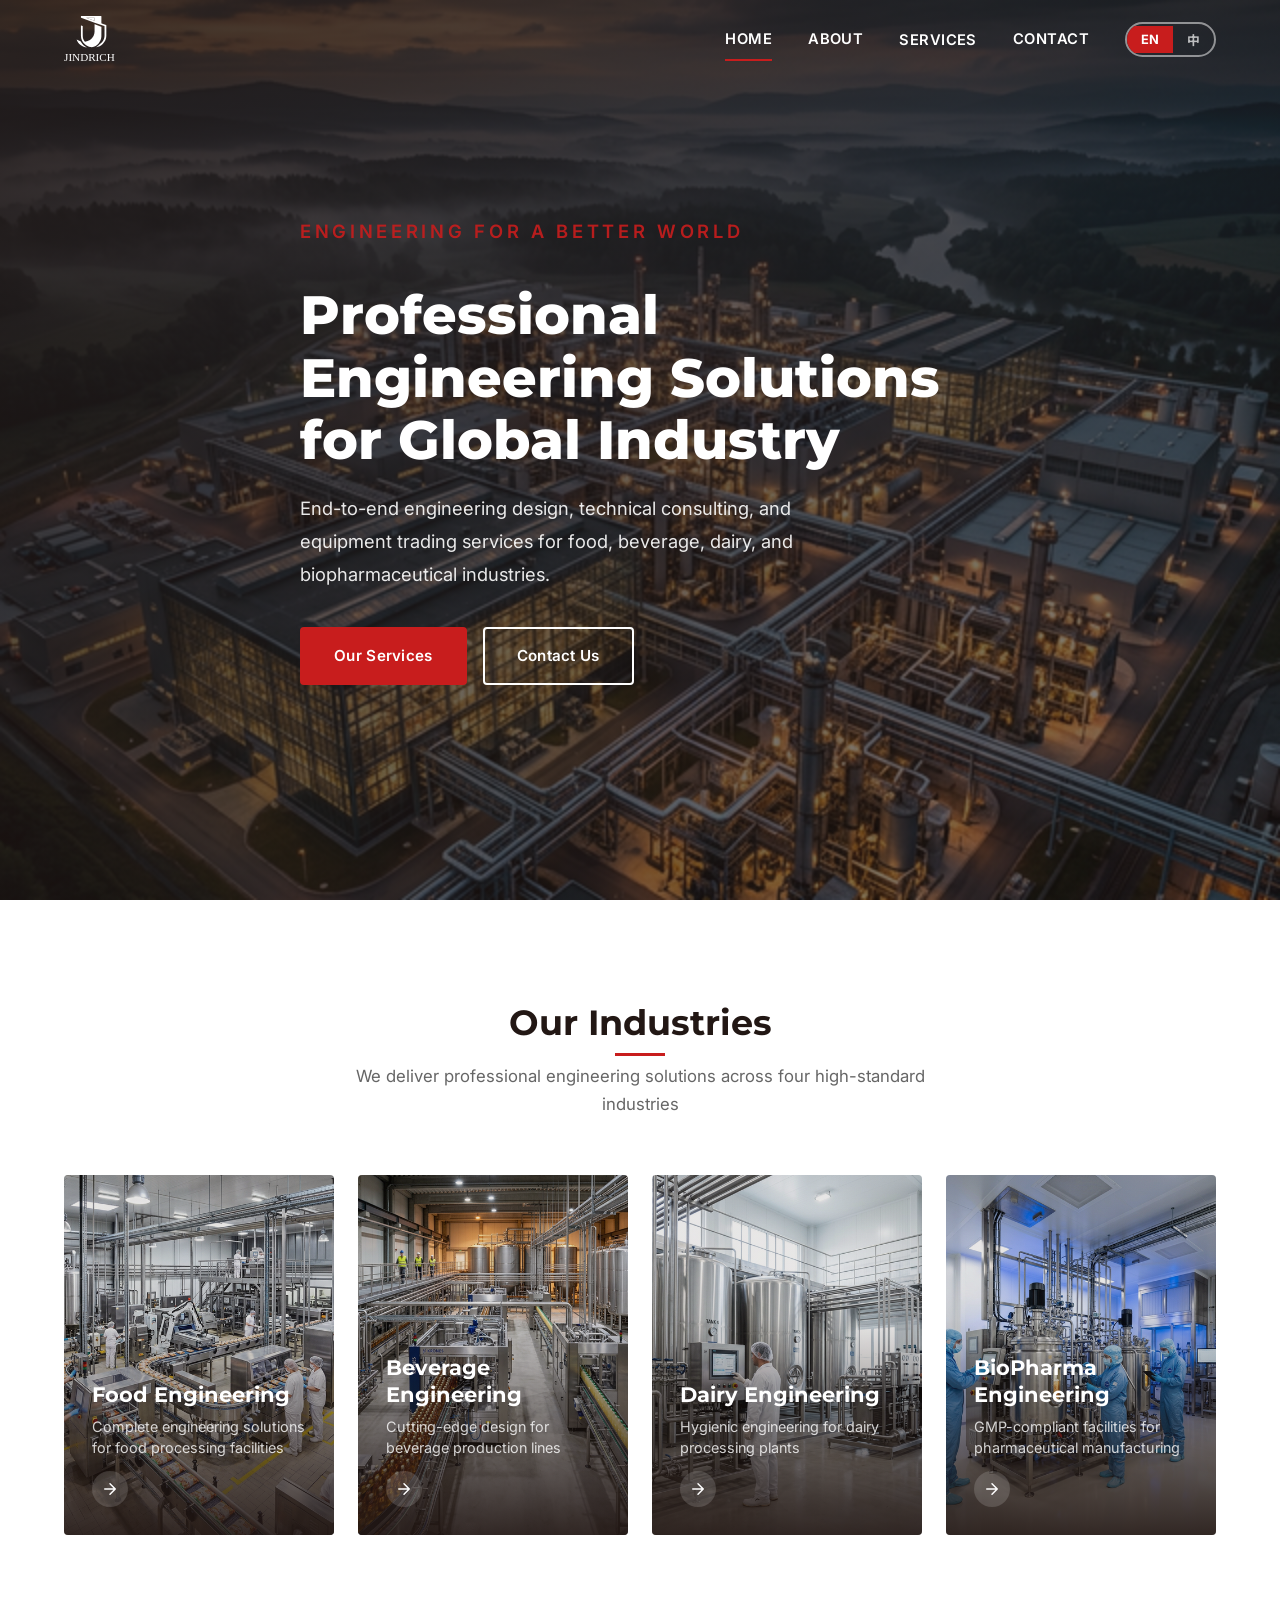
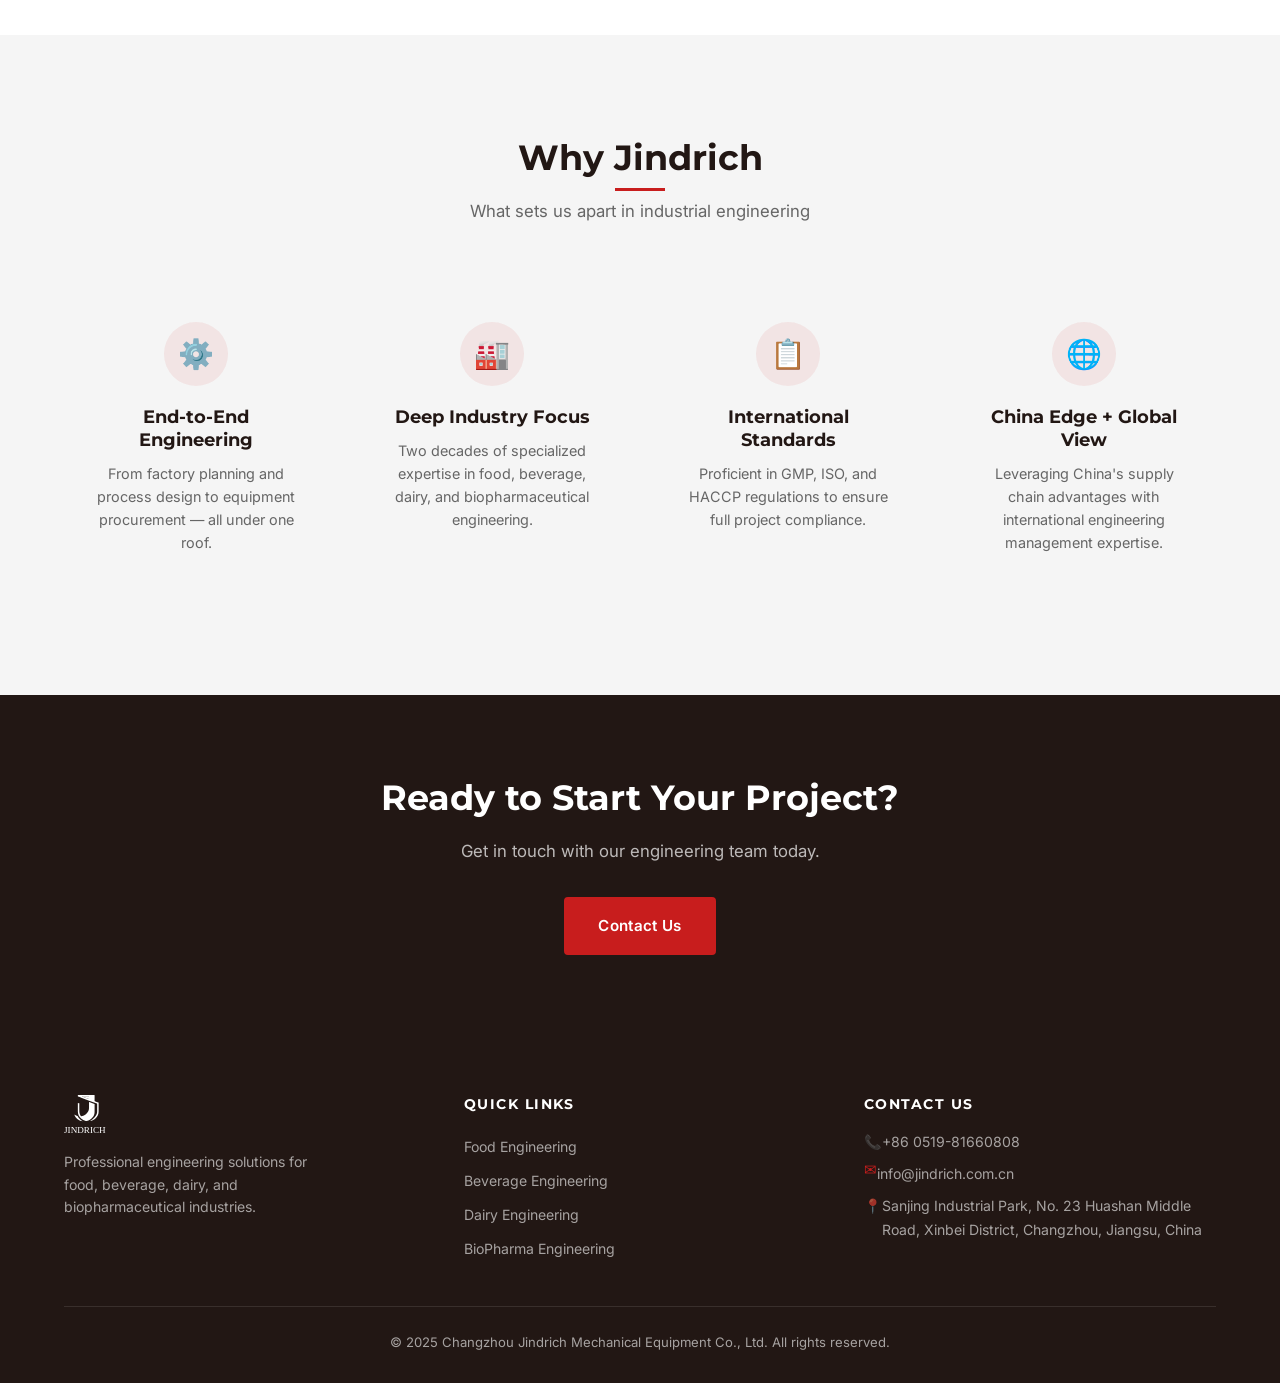
<file: index.html>
<!DOCTYPE html>
<html lang="en">

<head>
  <meta charset="UTF-8">
  <meta name="viewport" content="width=device-width, initial-scale=1.0">
  <title>Jindrich Engineering — Engineering for a better world</title>
  <meta name="description"
    content="Changzhou Jindrich Mechanical Equipment Co., Ltd. — Professional engineering design, consulting, and equipment trading for food, beverage, dairy, and biopharmaceutical industries.">
  <link rel="stylesheet" href="css/style.css">
  <link rel="icon" type="image/svg+xml" href="images/logo.svg">
</head>

<body>

  <!-- ═══ NAVBAR ═══ -->
  <nav class="navbar" id="navbar">
    <div class="container">
      <a href="index.html" class="nav-logo">
        <img src="images/logo.svg" alt="Jindrich Logo">
      </a>
      <div class="nav-menu" id="navMenu">
        <a href="index.html" class="nav-link active" data-i18n="nav.home">Home</a>
        <a href="about.html" class="nav-link" data-i18n="nav.about">About</a>
        <div class="nav-dropdown">
          <a href="#" class="nav-link" data-i18n="nav.services">Services</a>
          <div class="dropdown-menu">
            <a href="services/food.html" data-i18n="services.food">Food Engineering</a>
            <a href="services/beverage.html" data-i18n="services.beverage">Beverage Engineering</a>
            <a href="services/dairy.html" data-i18n="services.dairy">Dairy Engineering</a>
            <a href="services/biopharma.html" data-i18n="services.biopharma">BioPharma Engineering</a>
          </div>
        </div>
        <a href="contact.html" class="nav-link" data-i18n="nav.contact">Contact</a>
        <div class="lang-toggle">
          <button class="lang-btn" data-lang="en">EN</button>
          <button class="lang-btn" data-lang="zh">中</button>
        </div>
      </div>
      <button class="nav-toggle" id="navToggle" aria-label="Toggle menu">
        <span></span><span></span><span></span>
      </button>
    </div>
  </nav>

  <!-- ═══ HERO ═══ -->
  <section class="hero" id="hero">
    <div class="hero-bg">
      <img src="images/hero.png" alt="Industrial Engineering Complex" loading="eager">
    </div>
    <div class="hero-overlay"></div>
    <div class="container">
      <div class="hero-content">
        <p class="hero-slogan" data-i18n="hero.slogan">ENGINEERING FOR A BETTER WORLD</p>
        <h1 data-i18n="hero.title">Professional Engineering Solutions for Global Industry</h1>
        <p data-i18n="hero.desc">End-to-end engineering design, technical consulting, and equipment trading services for
          food, beverage, dairy, and biopharmaceutical industries.</p>
        <div class="hero-buttons">
          <a href="#industries" class="btn btn-accent" data-i18n="hero.btn.services">Our Services</a>
          <a href="contact.html" class="btn btn-outline" data-i18n="hero.btn.contact">Contact Us</a>
        </div>
      </div>
    </div>
  </section>

  <!-- ═══ INDUSTRIES ═══ -->
  <section class="section" id="industries">
    <div class="container">
      <div class="section-header fade-in">
        <h2 data-i18n="industry.title">Our Industries</h2>
        <p class="section-subtitle" data-i18n="industry.subtitle">We deliver professional engineering solutions across
          four high-standard industries</p>
      </div>
      <div class="industry-grid">
        <a href="services/food.html" class="industry-card fade-in">
          <img src="images/food-1.png" alt="Food Engineering" loading="lazy">
          <div class="industry-card-overlay">
            <h3 data-i18n="industry.food.title">Food Engineering</h3>
            <p data-i18n="industry.food.desc">Complete engineering solutions for food processing facilities</p>
            <div class="card-arrow">
              <svg viewBox="0 0 24 24">
                <path d="M5 12h14M12 5l7 7-7 7" />
              </svg>
            </div>
          </div>
        </a>
        <a href="services/beverage.html" class="industry-card fade-in">
          <img src="images/beverage-1.png" alt="Beverage Engineering" loading="lazy">
          <div class="industry-card-overlay">
            <h3 data-i18n="industry.beverage.title">Beverage Engineering</h3>
            <p data-i18n="industry.beverage.desc">Cutting-edge design for beverage production lines</p>
            <div class="card-arrow">
              <svg viewBox="0 0 24 24">
                <path d="M5 12h14M12 5l7 7-7 7" />
              </svg>
            </div>
          </div>
        </a>
        <a href="services/dairy.html" class="industry-card fade-in">
          <img src="images/dairy-1.png" alt="Dairy Engineering" loading="lazy">
          <div class="industry-card-overlay">
            <h3 data-i18n="industry.dairy.title">Dairy Engineering</h3>
            <p data-i18n="industry.dairy.desc">Hygienic engineering for dairy processing plants</p>
            <div class="card-arrow">
              <svg viewBox="0 0 24 24">
                <path d="M5 12h14M12 5l7 7-7 7" />
              </svg>
            </div>
          </div>
        </a>
        <a href="services/biopharma.html" class="industry-card fade-in">
          <img src="images/biopharma-1.png" alt="BioPharma Engineering" loading="lazy">
          <div class="industry-card-overlay">
            <h3 data-i18n="industry.biopharma.title">BioPharma Engineering</h3>
            <p data-i18n="industry.biopharma.desc">GMP-compliant facilities for pharmaceutical manufacturing</p>
            <div class="card-arrow">
              <svg viewBox="0 0 24 24">
                <path d="M5 12h14M12 5l7 7-7 7" />
              </svg>
            </div>
          </div>
        </a>
      </div>
    </div>
  </section>

  <!-- ═══ ADVANTAGES ═══ -->
  <section class="section section-alt" id="advantages">
    <div class="container">
      <div class="section-header fade-in">
        <h2 data-i18n="advantage.title">Why Jindrich</h2>
        <p class="section-subtitle" data-i18n="advantage.subtitle">What sets us apart in industrial engineering</p>
      </div>
      <div class="advantages-grid">
        <div class="advantage-item fade-in">
          <div class="advantage-icon">⚙️</div>
          <h4 data-i18n="adv1.title">End-to-End Engineering</h4>
          <p data-i18n="adv1.desc">From factory planning and process design to equipment procurement — all under one
            roof.</p>
        </div>
        <div class="advantage-item fade-in">
          <div class="advantage-icon">🏭</div>
          <h4 data-i18n="adv2.title">Deep Industry Focus</h4>
          <p data-i18n="adv2.desc">Two decades of specialized expertise in food, beverage, dairy, and biopharmaceutical
            engineering.</p>
        </div>
        <div class="advantage-item fade-in">
          <div class="advantage-icon">📋</div>
          <h4 data-i18n="adv3.title">International Standards</h4>
          <p data-i18n="adv3.desc">Proficient in GMP, ISO, and HACCP regulations to ensure full project compliance.</p>
        </div>
        <div class="advantage-item fade-in">
          <div class="advantage-icon">🌐</div>
          <h4 data-i18n="adv4.title">China Edge + Global View</h4>
          <p data-i18n="adv4.desc">Leveraging China's supply chain advantages with international engineering management
            expertise.</p>
        </div>
      </div>
    </div>
  </section>

  <!-- ═══ CTA ═══ -->
  <section class="cta-section">
    <div class="container fade-in">
      <h2 data-i18n="cta.title">Ready to Start Your Project?</h2>
      <p data-i18n="cta.desc">Get in touch with our engineering team today.</p>
      <a href="contact.html" class="btn btn-accent" data-i18n="cta.btn">Contact Us</a>
    </div>
  </section>

  <!-- ═══ FOOTER ═══ -->
  <footer class="footer">
    <div class="container">
      <div class="footer-content">
        <div class="footer-brand">
          <img src="images/logo.svg" alt="Jindrich Logo">
          <p data-i18n="footer.desc">Professional engineering solutions for food, beverage, dairy, and biopharmaceutical
            industries.</p>
        </div>
        <div class="footer-links">
          <h4 data-i18n="footer.quicklinks">Quick Links</h4>
          <a href="services/food.html" data-i18n="services.food">Food Engineering</a>
          <a href="services/beverage.html" data-i18n="services.beverage">Beverage Engineering</a>
          <a href="services/dairy.html" data-i18n="services.dairy">Dairy Engineering</a>
          <a href="services/biopharma.html" data-i18n="services.biopharma">BioPharma Engineering</a>
        </div>
        <div class="footer-contact">
          <h4 data-i18n="footer.contactinfo">Contact Us</h4>
          <p><span>📞</span> <a href="tel:+86051981660808">+86 0519-81660808</a></p>
          <p><span style="color: var(--color-accent); font-style: normal; font-size: 1.1em; line-height: 1;">✉</span> <a href="mailto:info@jindrich.com.cn">info@jindrich.com.cn</a></p>
          <p><span>📍</span> <span data-i18n="contact.address">Sanjing Industrial Park, No. 23 Huashan Middle Road, Xinbei District,
              Changzhou, Jiangsu, China</span></p>
        </div>
      </div>
      <div class="footer-bottom">
        <p data-i18n="footer.copyright">© 2025 Changzhou Jindrich Mechanical Equipment Co., Ltd. All rights reserved.
        </p>
      </div>
    </div>
  </footer>

  <script src="js/i18n.js"></script>
  <script src="js/main.js"></script>
</body>

</html>
</file>
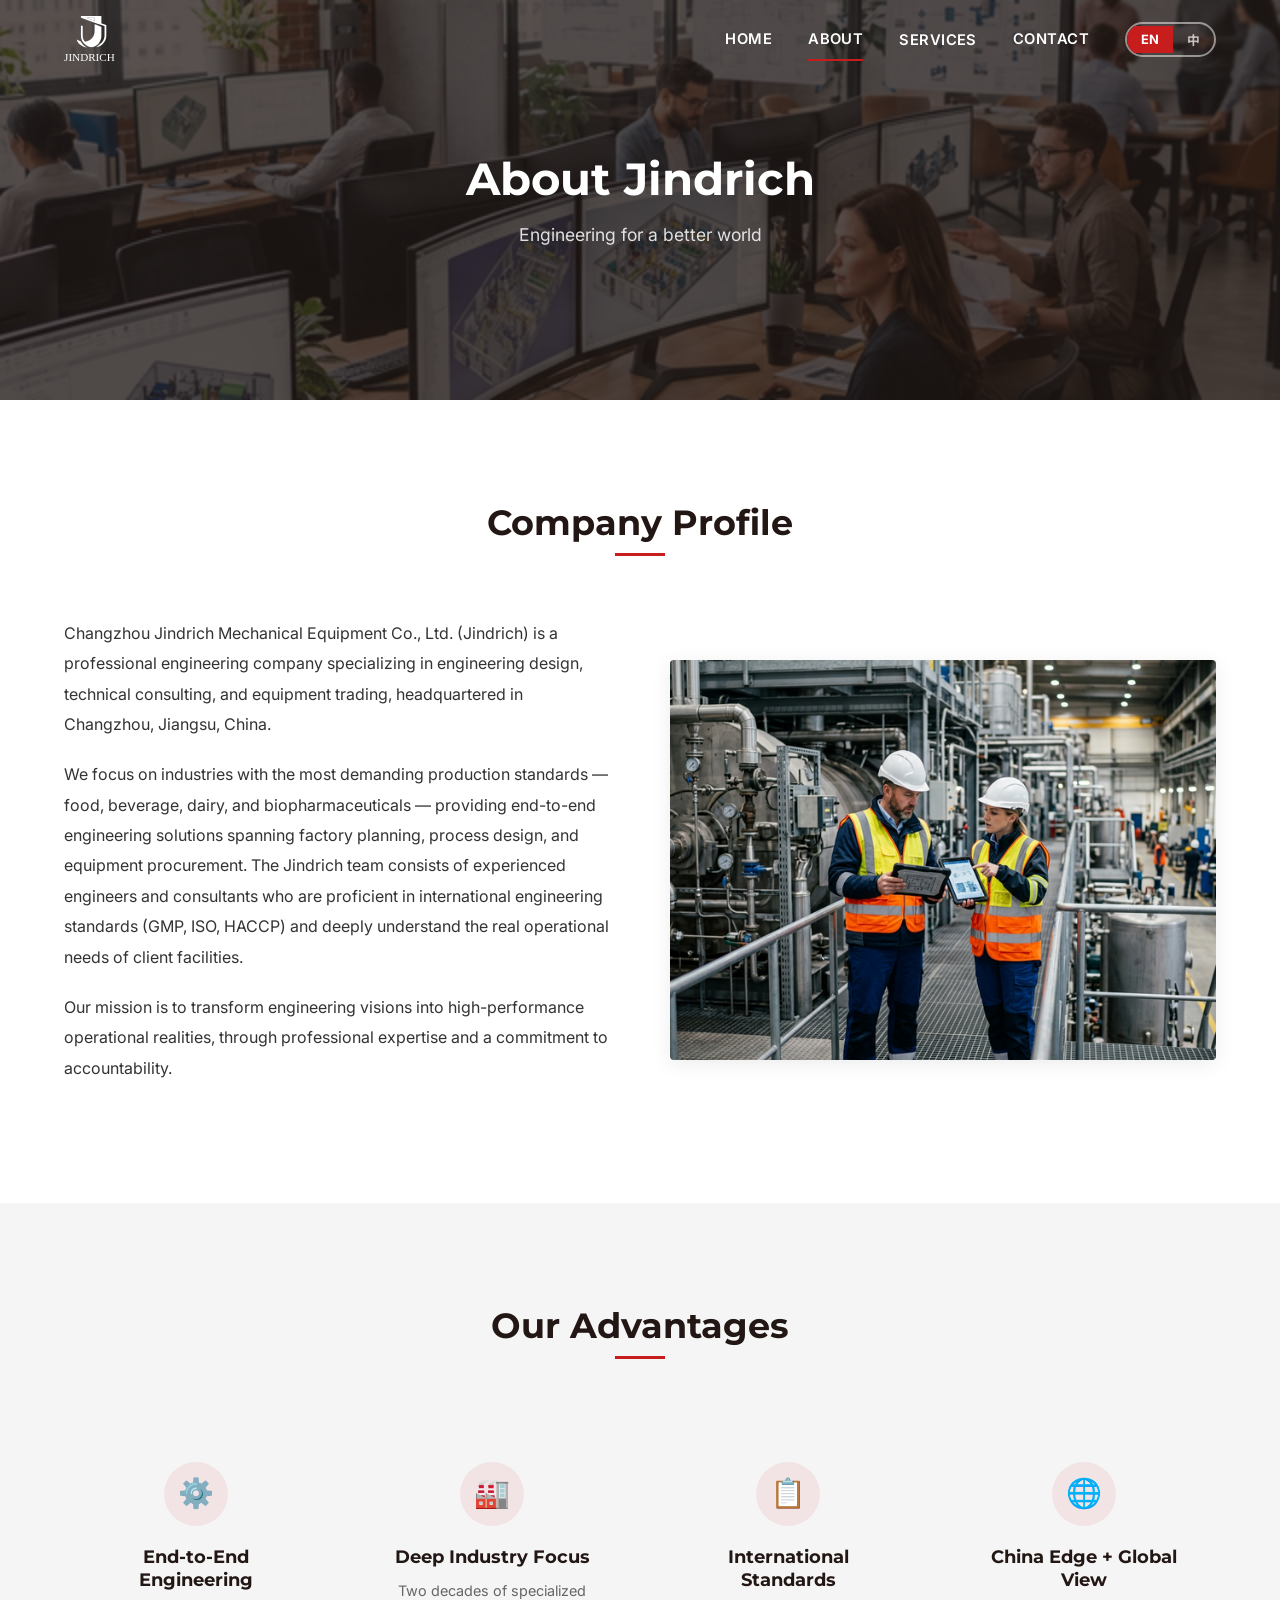
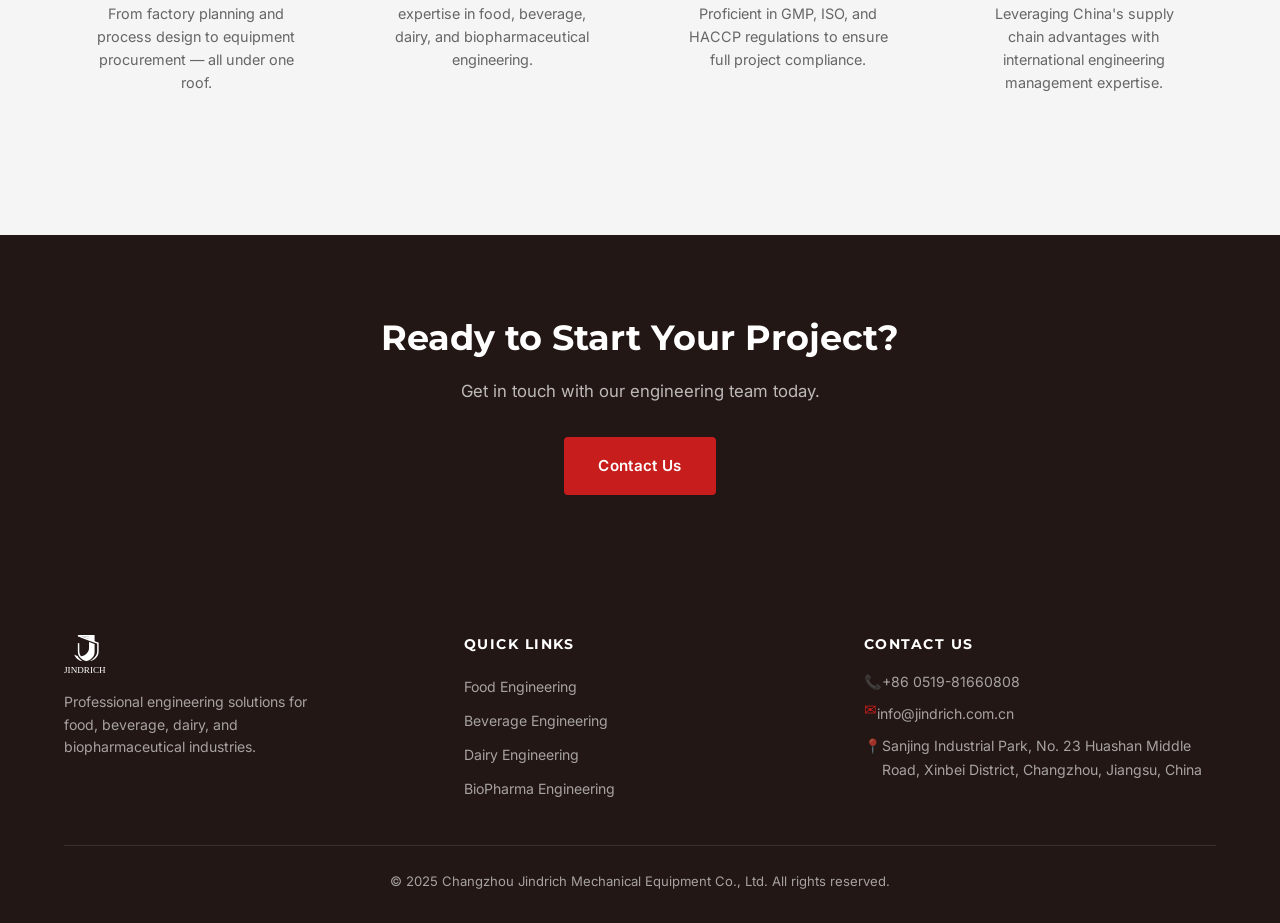
<file: about.html>
<!DOCTYPE html>
<html lang="en">

<head>
    <meta charset="UTF-8">
    <meta name="viewport" content="width=device-width, initial-scale=1.0">
    <title>About Us — Jindrich Engineering</title>
    <meta name="description"
        content="Learn about Changzhou Jindrich Mechanical Equipment Co., Ltd. — Our mission, values, and engineering expertise.">
    <link rel="stylesheet" href="css/style.css">
    <link rel="icon" type="image/svg+xml" href="images/logo.svg">
</head>

<body>

    <!-- ═══ NAVBAR ═══ -->
    <nav class="navbar scrolled" id="navbar">
        <div class="container">
            <a href="index.html" class="nav-logo">
                <img src="images/logo.svg" alt="Jindrich Logo">
            </a>
            <div class="nav-menu" id="navMenu">
                <a href="index.html" class="nav-link" data-i18n="nav.home">Home</a>
                <a href="about.html" class="nav-link active" data-i18n="nav.about">About</a>
                <div class="nav-dropdown">
                    <a href="#" class="nav-link" data-i18n="nav.services">Services</a>
                    <div class="dropdown-menu">
                        <a href="services/food.html" data-i18n="services.food">Food Engineering</a>
                        <a href="services/beverage.html" data-i18n="services.beverage">Beverage Engineering</a>
                        <a href="services/dairy.html" data-i18n="services.dairy">Dairy Engineering</a>
                        <a href="services/biopharma.html" data-i18n="services.biopharma">BioPharma Engineering</a>
                    </div>
                </div>
                <a href="contact.html" class="nav-link" data-i18n="nav.contact">Contact</a>
                <div class="lang-toggle">
                    <button class="lang-btn" data-lang="en">EN</button>
                    <button class="lang-btn" data-lang="zh">中</button>
                </div>
            </div>
            <button class="nav-toggle" id="navToggle" aria-label="Toggle menu">
                <span></span><span></span><span></span>
            </button>
        </div>
    </nav>

    <!-- ═══ PAGE HERO ═══ -->
    <section class="page-hero">
        <div class="hero-bg">
            <img src="images/engineering-office.png" alt="Engineering Office" loading="eager">
        </div>
        <div class="hero-overlay"></div>
        <div class="page-hero-content">
            <h1 data-i18n="about.hero.title">About Jindrich</h1>
            <p data-i18n="about.hero.desc">Engineering for a better world</p>
        </div>
    </section>

    <!-- ═══ COMPANY PROFILE ═══ -->
    <section class="section">
        <div class="container">
            <div class="section-header fade-in">
                <h2 data-i18n="about.section.title">Company Profile</h2>
            </div>
            <div class="about-content fade-in">
                <div class="about-text">
                    <p data-i18n="about.p1">Changzhou Jindrich Mechanical Equipment Co., Ltd. (Jindrich) is a
                        professional engineering company specializing in engineering design, technical consulting, and
                        equipment trading, headquartered in Changzhou, Jiangsu, China.</p>
                    <p data-i18n="about.p2">We focus on industries with the most demanding production standards — food,
                        beverage, dairy, and biopharmaceuticals — providing end-to-end engineering solutions spanning
                        factory planning, process design, and equipment procurement. The Jindrich team consists of
                        experienced engineers and consultants who are proficient in international engineering standards
                        (GMP, ISO, HACCP) and deeply understand the real operational needs of client facilities.</p>
                    <p data-i18n="about.p3">Our mission is to transform engineering visions into high-performance
                        operational realities, through professional expertise and a commitment to accountability.</p>
                </div>
                <div class="about-image">
                    <img src="images/engineering-site.png" alt="Engineering Site Inspection" loading="lazy">
                </div>
            </div>
        </div>
    </section>

    <!-- ═══ ADVANTAGES ═══ -->
    <section class="section section-alt">
        <div class="container">
            <div class="section-header fade-in">
                <h2 data-i18n="about.adv.title">Our Advantages</h2>
            </div>
            <div class="advantages-grid">
                <div class="advantage-item fade-in">
                    <div class="advantage-icon">⚙️</div>
                    <h4 data-i18n="adv1.title">End-to-End Engineering</h4>
                    <p data-i18n="adv1.desc">From factory planning and process design to equipment procurement — all
                        under one roof.</p>
                </div>
                <div class="advantage-item fade-in">
                    <div class="advantage-icon">🏭</div>
                    <h4 data-i18n="adv2.title">Deep Industry Focus</h4>
                    <p data-i18n="adv2.desc">Two decades of specialized expertise in food, beverage, dairy, and
                        biopharmaceutical engineering.</p>
                </div>
                <div class="advantage-item fade-in">
                    <div class="advantage-icon">📋</div>
                    <h4 data-i18n="adv3.title">International Standards</h4>
                    <p data-i18n="adv3.desc">Proficient in GMP, ISO, and HACCP regulations to ensure full project
                        compliance.</p>
                </div>
                <div class="advantage-item fade-in">
                    <div class="advantage-icon">🌐</div>
                    <h4 data-i18n="adv4.title">China Edge + Global View</h4>
                    <p data-i18n="adv4.desc">Leveraging China's supply chain advantages with international engineering
                        management expertise.</p>
                </div>
            </div>
        </div>
    </section>

    <!-- ═══ CTA ═══ -->
    <section class="cta-section">
        <div class="container fade-in">
            <h2 data-i18n="cta.title">Ready to Start Your Project?</h2>
            <p data-i18n="cta.desc">Get in touch with our engineering team today.</p>
            <a href="contact.html" class="btn btn-accent" data-i18n="cta.btn">Contact Us</a>
        </div>
    </section>

    <!-- ═══ FOOTER ═══ -->
    <footer class="footer">
        <div class="container">
            <div class="footer-content">
                <div class="footer-brand">
                    <img src="images/logo.svg" alt="Jindrich Logo">
                    <p data-i18n="footer.desc">Professional engineering solutions for food, beverage, dairy, and
                        biopharmaceutical industries.</p>
                </div>
                <div class="footer-links">
                    <h4 data-i18n="footer.quicklinks">Quick Links</h4>
                    <a href="services/food.html" data-i18n="services.food">Food Engineering</a>
                    <a href="services/beverage.html" data-i18n="services.beverage">Beverage Engineering</a>
                    <a href="services/dairy.html" data-i18n="services.dairy">Dairy Engineering</a>
                    <a href="services/biopharma.html" data-i18n="services.biopharma">BioPharma Engineering</a>
                </div>
                <div class="footer-contact">
                    <h4 data-i18n="footer.contactinfo">Contact Us</h4>
                    <p><span>📞</span> <a href="tel:+86051981660808">+86 0519-81660808</a></p>
                    <p><span style="color: var(--color-accent); font-style: normal; font-size: 1.1em; line-height: 1;">✉</span> <a href="mailto:info@jindrich.com.cn">info@jindrich.com.cn</a></p>
                    <p><span>📍</span> <span data-i18n="contact.address">Sanjing Industrial Park, No. 23 Huashan Middle Road, Xinbei
                            District, Changzhou, Jiangsu, China</span></p>
                </div>
            </div>
            <div class="footer-bottom">
                <p data-i18n="footer.copyright">© 2025 Changzhou Jindrich Mechanical Equipment Co., Ltd. All rights
                    reserved.</p>
            </div>
        </div>
    </footer>

    <script src="js/i18n.js"></script>
    <script src="js/main.js"></script>
</body>

</html>
</file>
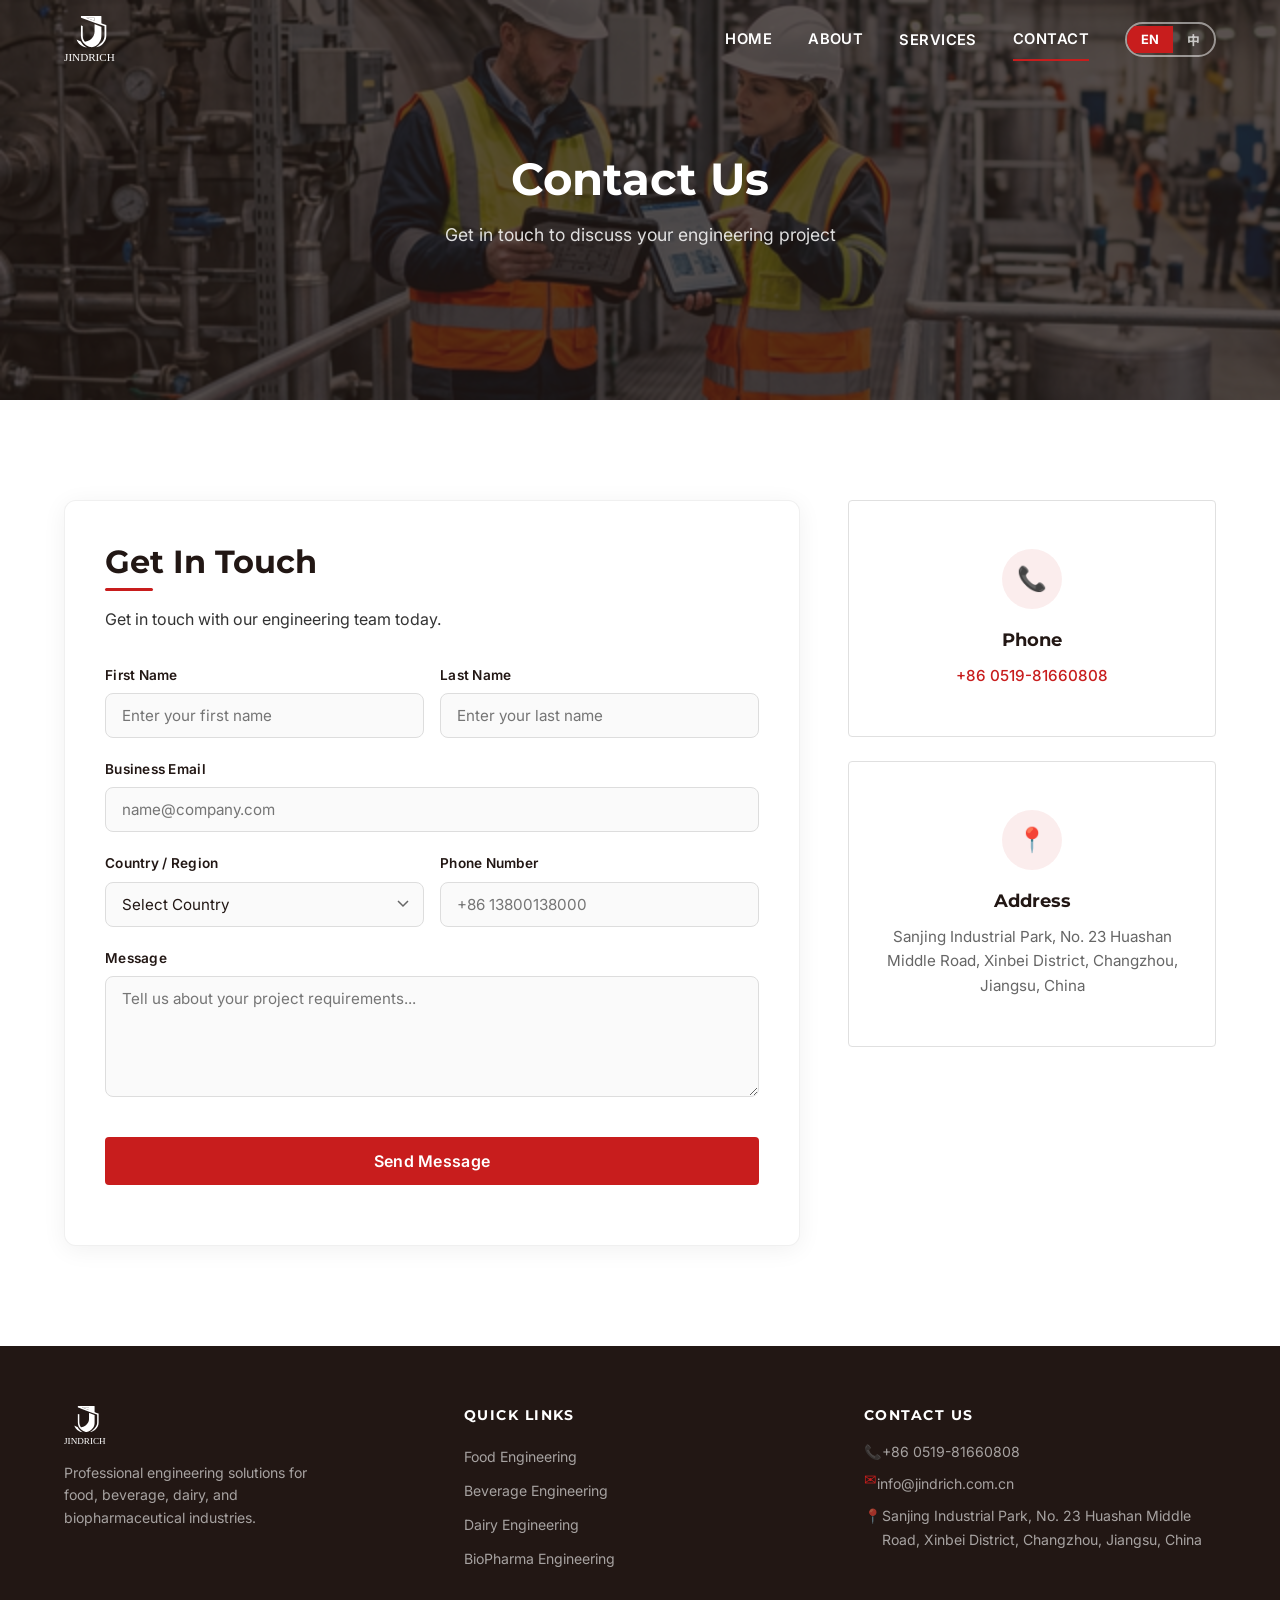
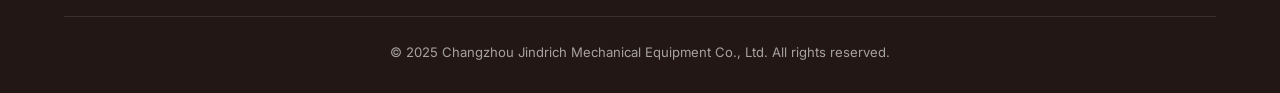
<file: contact.html>
<!DOCTYPE html>
<html lang="en">

<head>
    <meta charset="UTF-8">
    <meta name="viewport" content="width=device-width, initial-scale=1.0">
    <title>Contact Us — Jindrich Engineering</title>
    <meta name="description"
        content="Contact Changzhou Jindrich Mechanical Equipment Co., Ltd. for engineering design, consulting, and equipment trading services.">
    <link rel="stylesheet" href="css/style.css">
    <link rel="icon" type="image/svg+xml" href="images/logo.svg">
    <script src="https://challenges.cloudflare.com/turnstile/v0/api.js" async defer></script>
</head>

<body>

    <!-- ═══ NAVBAR ═══ -->
    <nav class="navbar scrolled" id="navbar">
        <div class="container">
            <a href="index.html" class="nav-logo">
                <img src="images/logo.svg" alt="Jindrich Logo">
            </a>
            <div class="nav-menu" id="navMenu">
                <a href="index.html" class="nav-link" data-i18n="nav.home">Home</a>
                <a href="about.html" class="nav-link" data-i18n="nav.about">About</a>
                <div class="nav-dropdown">
                    <a href="#" class="nav-link" data-i18n="nav.services">Services</a>
                    <div class="dropdown-menu">
                        <a href="services/food.html" data-i18n="services.food">Food Engineering</a>
                        <a href="services/beverage.html" data-i18n="services.beverage">Beverage Engineering</a>
                        <a href="services/dairy.html" data-i18n="services.dairy">Dairy Engineering</a>
                        <a href="services/biopharma.html" data-i18n="services.biopharma">BioPharma Engineering</a>
                    </div>
                </div>
                <a href="contact.html" class="nav-link active" data-i18n="nav.contact">Contact</a>
                <div class="lang-toggle">
                    <button class="lang-btn" data-lang="en">EN</button>
                    <button class="lang-btn" data-lang="zh">中</button>
                </div>
            </div>
            <button class="nav-toggle" id="navToggle" aria-label="Toggle menu">
                <span></span><span></span><span></span>
            </button>
        </div>
    </nav>

    <!-- ═══ PAGE HERO ═══ -->
    <section class="page-hero">
        <div class="hero-bg">
            <img src="images/engineering-site.png" alt="Contact Jindrich" loading="eager">
        </div>
        <div class="hero-overlay"></div>
        <div class="page-hero-content">
            <h1 data-i18n="contact.hero.title">Contact Us</h1>
            <p data-i18n="contact.hero.desc">Get in touch to discuss your engineering project</p>
        </div>
    </section>

    <!-- ═══ CONTACT SECTION ═══ -->
    <section class="section">
        <div class="container">
            <div class="contact-layout fade-in">
                <!-- LEFT: Title + Form -->
                <div class="contact-form-side">
                    <div class="contact-info-header">
                        <h2 data-i18n="contact.section.title">Get In Touch</h2>
                        <p class="contact-subtitle" data-i18n="contact.section.subtitle">Get in touch with our
                            engineering team today.</p>
                    </div>
                    <form id="contactForm" novalidate>
                        <!-- Name Row: EN = First + Last, ZH = single field -->
                        <div class="form-row form-row-name" id="nameRowEn">
                            <div class="form-group">
                                <label for="firstName" data-i18n="form.firstname">First Name</label>
                                <input type="text" id="firstName" name="firstName" required
                                    data-i18n-placeholder="form.firstname.ph">
                                <span class="form-error" id="firstNameError"></span>
                            </div>
                            <div class="form-group">
                                <label for="lastName" data-i18n="form.lastname">Last Name</label>
                                <input type="text" id="lastName" name="lastName" required
                                    data-i18n-placeholder="form.lastname.ph">
                                <span class="form-error" id="lastNameError"></span>
                            </div>
                        </div>
                        <div class="form-row" id="nameRowZh" style="display:none;">
                            <div class="form-group" style="flex:1;">
                                <label for="fullName" data-i18n="form.fullname">姓名</label>
                                <input type="text" id="fullName" name="fullName"
                                    data-i18n-placeholder="form.fullname.ph">
                                <span class="form-error" id="fullNameError"></span>
                            </div>
                        </div>

                        <!-- Email -->
                        <div class="form-row">
                            <div class="form-group" style="flex:1;">
                                <label for="email" data-i18n="form.email">Business Email</label>
                                <input type="email" id="email" name="email" required
                                    data-i18n-placeholder="form.email.ph">
                                <span class="form-error" id="emailError"></span>
                            </div>
                        </div>

                        <!-- Country + Phone Row -->
                        <div class="form-row">
                            <div class="form-group">
                                <label for="country" data-i18n="form.country">Country / Region</label>
                                <select id="country" name="country" required>
                                    <option value="" data-i18n="form.country.ph">Select Country</option>
                                </select>
                                <span class="form-error" id="countryError"></span>
                            </div>
                            <div class="form-group">
                                <label for="phone" data-i18n="form.phone">Phone Number</label>
                                <input type="tel" id="phone" name="phone" required placeholder="+86 13800138000">
                                <span class="form-error" id="phoneError"></span>
                            </div>
                        </div>

                        <!-- Message -->
                        <div class="form-row">
                            <div class="form-group" style="flex:1;">
                                <label for="message" data-i18n="form.message">Message</label>
                                <textarea id="message" name="message" rows="5" required
                                    data-i18n-placeholder="form.message.ph"></textarea>
                                <span class="form-error" id="messageError"></span>
                            </div>
                        </div>

                        <!-- Turnstile -->
                        <div class="form-row">
                            <div id="turnstileContainer"></div>
                        </div>

                        <!-- Submit -->
                        <div class="form-row">
                            <button type="submit" class="btn btn-accent form-submit-btn" id="submitBtn">
                                <span data-i18n="form.submit">Send Message</span>
                                <span class="btn-spinner" id="btnSpinner" style="display:none;"></span>
                            </button>
                        </div>
                    </form>

                    <!-- Success / Error Feedback -->
                    <div class="form-feedback" id="formFeedback" style="display:none;">
                        <div class="feedback-icon" id="feedbackIcon">✅</div>
                        <h3 id="feedbackTitle" data-i18n="form.success.title">Message Sent!</h3>
                        <p id="feedbackDesc" data-i18n="form.success.desc">Thank you for reaching out. We will get
                            back to you within 1-2 business days.</p>
                    </div>
                </div>

                <!-- RIGHT: Contact Info Cards -->
                <div class="contact-info-side">
                    <div class="contact-card">
                        <div class="contact-icon">📞</div>
                        <h4 data-i18n="contact.phone.label">Phone</h4>
                        <p><a href="tel:+86051981660808">+86 0519-81660808</a></p>
                    </div>
                    <div class="contact-card">
                        <div class="contact-icon">📍</div>
                        <h4 data-i18n="contact.address.label">Address</h4>
                        <p data-i18n="contact.address">Sanjing Industrial Park, No. 23 Huashan Middle Road, Xinbei
                            District, Changzhou, Jiangsu, China</p>
                    </div>
                </div>
            </div>
        </div>
    </section>

    <!-- ═══ FOOTER ═══ -->
    <footer class="footer">
        <div class="container">
            <div class="footer-content">
                <div class="footer-brand">
                    <img src="images/logo.svg" alt="Jindrich Logo">
                    <p data-i18n="footer.desc">Professional engineering solutions for food, beverage, dairy, and
                        biopharmaceutical industries.</p>
                </div>
                <div class="footer-links">
                    <h4 data-i18n="footer.quicklinks">Quick Links</h4>
                    <a href="services/food.html" data-i18n="services.food">Food Engineering</a>
                    <a href="services/beverage.html" data-i18n="services.beverage">Beverage Engineering</a>
                    <a href="services/dairy.html" data-i18n="services.dairy">Dairy Engineering</a>
                    <a href="services/biopharma.html" data-i18n="services.biopharma">BioPharma Engineering</a>
                </div>
                <div class="footer-contact">
                    <h4 data-i18n="footer.contactinfo">Contact Us</h4>
                    <p><span>📞</span> <a href="tel:+86051981660808">+86 0519-81660808</a></p>
                    <p><span
                            style="color: var(--color-accent); font-style: normal; font-size: 1.1em; line-height: 1;">✉</span>
                        <a href="mailto:info@jindrich.com.cn">info@jindrich.com.cn</a>
                    </p>
                    <p><span>📍</span> <span data-i18n="contact.address">Sanjing Industrial Park, No. 23 Huashan
                            Middle Road, Xinbei
                            District, Changzhou, Jiangsu, China</span></p>
                </div>
            </div>
            <div class="footer-bottom">
                <p data-i18n="footer.copyright">© 2025 Changzhou Jindrich Mechanical Equipment Co., Ltd. All rights
                    reserved.</p>
            </div>
        </div>
    </footer>

    <script src="js/i18n.js"></script>
    <script src="js/main.js"></script>
    <script src="js/contact-form.js"></script>
</body>

</html>
</file>
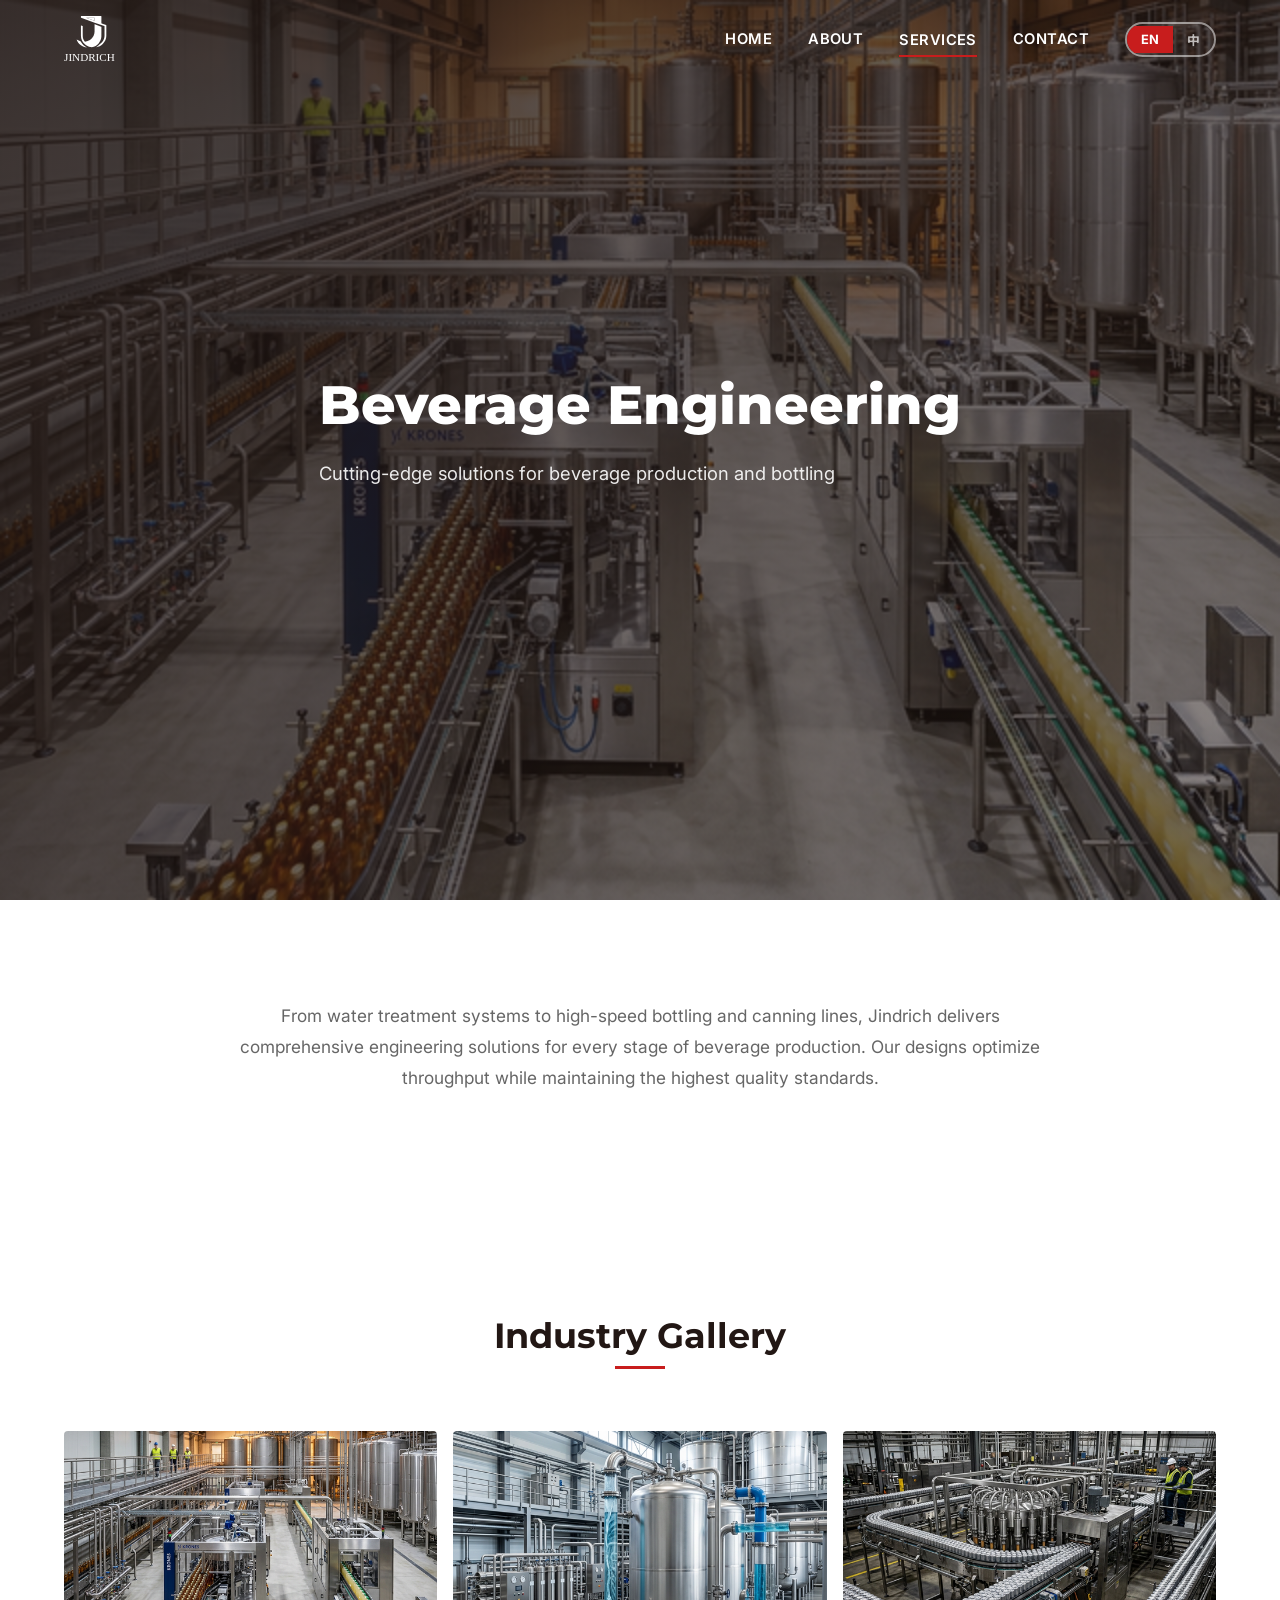
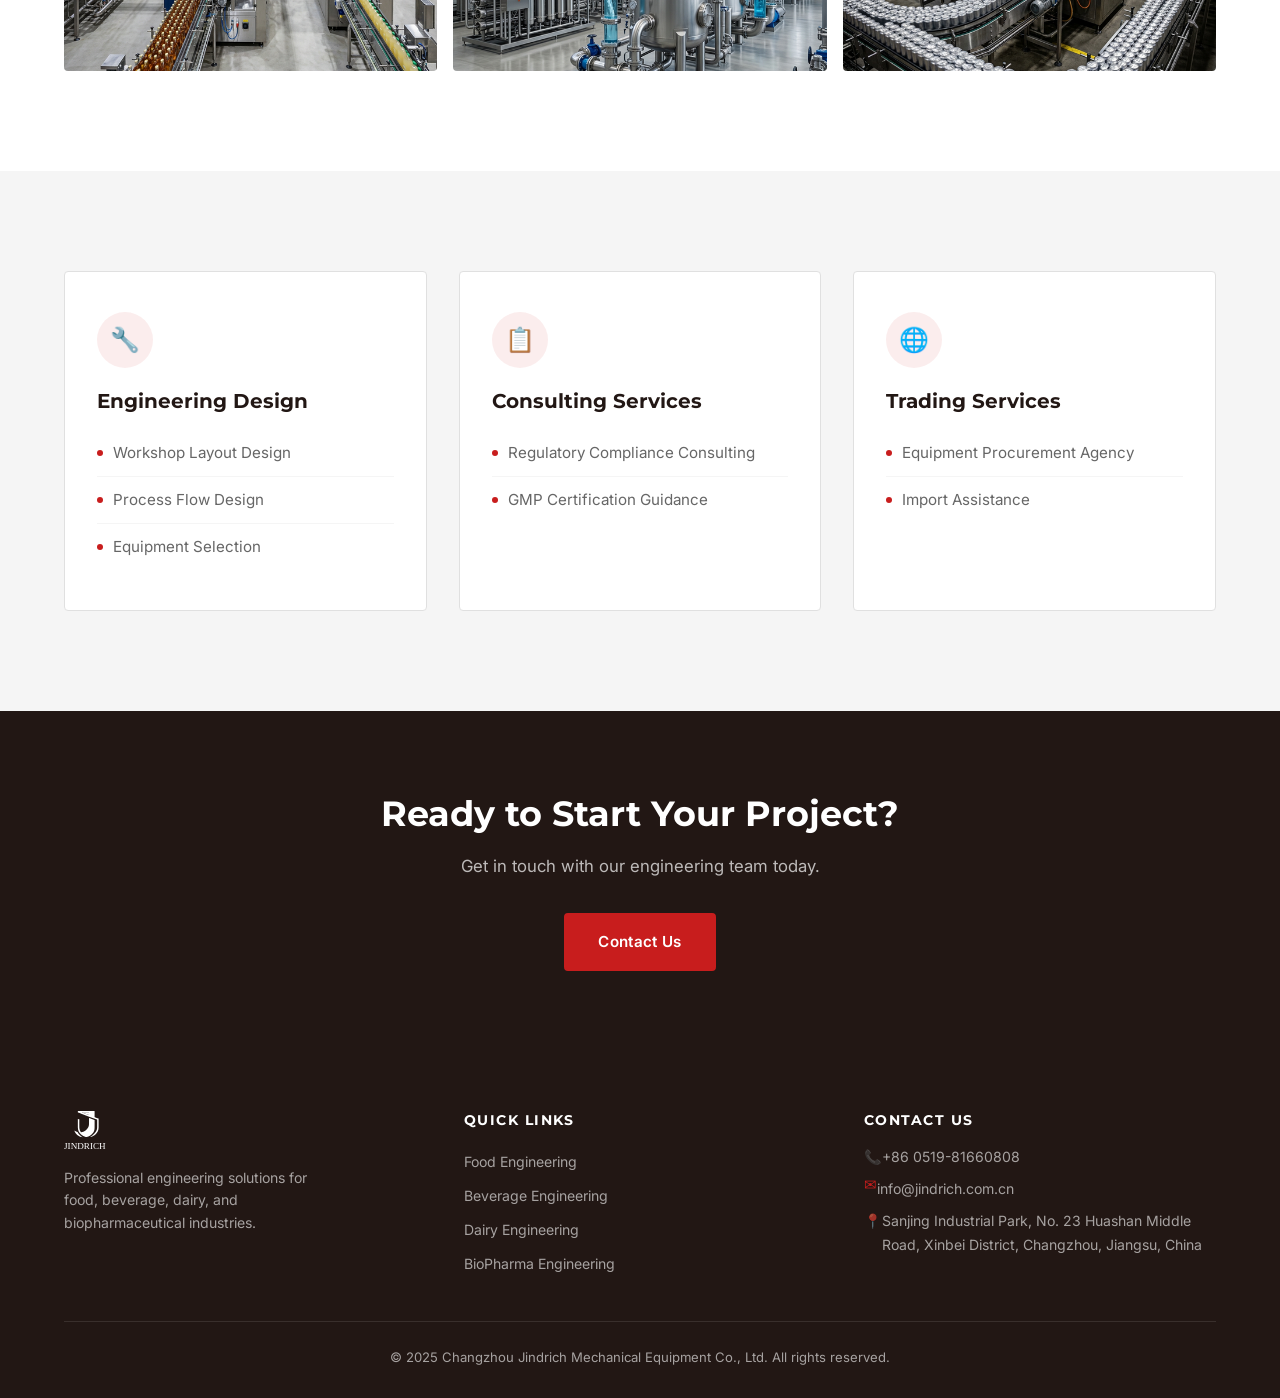
<file: services/beverage.html>
<!DOCTYPE html>
<html lang="en">

<head>
    <meta charset="UTF-8">
    <meta name="viewport" content="width=device-width, initial-scale=1.0">
    <title>Beverage Engineering — Jindrich Engineering</title>
    <meta name="description"
        content="Jindrich provides cutting-edge engineering solutions for beverage production and bottling facilities.">
    <link rel="stylesheet" href="../css/style.css">
    <link rel="icon" type="image/svg+xml" href="../images/logo.svg">
</head>

<body>

    <!-- ═══ NAVBAR ═══ -->
    <nav class="navbar" id="navbar">
        <div class="container">
            <a href="../index.html" class="nav-logo">
                <img src="../images/logo.svg" alt="Jindrich Logo">
            </a>
            <div class="nav-menu" id="navMenu">
                <a href="../index.html" class="nav-link" data-i18n="nav.home">Home</a>
                <a href="../about.html" class="nav-link" data-i18n="nav.about">About</a>
                <div class="nav-dropdown">
                    <a href="#" class="nav-link active" data-i18n="nav.services">Services</a>
                    <div class="dropdown-menu">
                        <a href="food.html" data-i18n="services.food">Food Engineering</a>
                        <a href="beverage.html" data-i18n="services.beverage">Beverage Engineering</a>
                        <a href="dairy.html" data-i18n="services.dairy">Dairy Engineering</a>
                        <a href="biopharma.html" data-i18n="services.biopharma">BioPharma Engineering</a>
                    </div>
                </div>
                <a href="../contact.html" class="nav-link" data-i18n="nav.contact">Contact</a>
                <div class="lang-toggle">
                    <button class="lang-btn" data-lang="en">EN</button>
                    <button class="lang-btn" data-lang="zh">中</button>
                </div>
            </div>
            <button class="nav-toggle" id="navToggle" aria-label="Toggle menu">
                <span></span><span></span><span></span>
            </button>
        </div>
    </nav>

    <!-- ═══ HERO ═══ -->
    <section class="hero" id="hero">
        <div class="hero-bg">
            <img src="../images/beverage-1.png" alt="Beverage Engineering" loading="eager">
        </div>
        <div class="hero-overlay"></div>
        <div class="container">
            <div class="hero-content">
                <h1 data-i18n="beverage.hero.title">Beverage Engineering</h1>
            <p data-i18n="beverage.hero.desc">Cutting-edge solutions for beverage production and bottling</p>
            </div>
        </div>
    </section>

    <!-- ═══ INTRO ═══ -->
    <section class="section">
        <div class="container">
            <div class="service-intro fade-in">
                <p data-i18n="beverage.intro">From water treatment systems to high-speed bottling and canning lines,
                    Jindrich delivers comprehensive engineering solutions for every stage of beverage production. Our
                    designs optimize throughput while maintaining the highest quality standards.</p>
            </div>
        </div>
    </section>

    <!-- ═══ GALLERY ═══ -->
    <section class="section">
        <div class="container">
            <div class="section-header fade-in">
                <h2 data-i18n="service.gallery.title">Industry Gallery</h2>
            </div>
            <div class="service-gallery fade-in">
                <img src="../images/beverage-1.png" alt="Beverage Filling Line" loading="lazy">
                <img src="../images/beverage-2.png" alt="Water Treatment System" loading="lazy">
                <img src="../images/beverage-3.png" alt="Canning Line" loading="lazy">
            </div>
        </div>
    </section>

    <!-- ═══ SERVICE CATEGORIES ═══ -->
    <section class="section section-alt">
        <div class="container">
            <div class="service-categories">
                <div class="service-category fade-in">
                    <div class="service-category-icon">🔧</div>
                    <h3 data-i18n="service.engineering">Engineering Design</h3>
                    <ul class="service-list">
                        <li data-i18n="service.eng1">Workshop Layout Design</li>
                        <li data-i18n="service.eng2">Process Flow Design</li>
                        <li data-i18n="service.eng3">Equipment Selection</li>
                    </ul>
                </div>
                <div class="service-category fade-in">
                    <div class="service-category-icon">📋</div>
                    <h3 data-i18n="service.consulting">Consulting Services</h3>
                    <ul class="service-list">
                        <li data-i18n="service.con1">Regulatory Compliance Consulting</li>
                        <li data-i18n="service.con2">GMP Certification Guidance</li>
                    </ul>
                </div>
                <div class="service-category fade-in">
                    <div class="service-category-icon">🌐</div>
                    <h3 data-i18n="service.trading">Trading Services</h3>
                    <ul class="service-list">
                        <li data-i18n="service.trd1">Equipment Procurement Agency</li>
                        <li data-i18n="service.trd2">Import Assistance</li>
                    </ul>
                </div>
            </div>
        </div>
    </section>

    <!-- ═══ CTA ═══ -->
    <section class="cta-section">
        <div class="container fade-in">
            <h2 data-i18n="cta.title">Ready to Start Your Project?</h2>
            <p data-i18n="cta.desc">Get in touch with our engineering team today.</p>
            <a href="../contact.html" class="btn btn-accent" data-i18n="cta.btn">Contact Us</a>
        </div>
    </section>

    <!-- ═══ FOOTER ═══ -->
    <footer class="footer">
        <div class="container">
            <div class="footer-content">
                <div class="footer-brand">
                    <img src="../images/logo.svg" alt="Jindrich Logo">
                    <p data-i18n="footer.desc">Professional engineering solutions for food, beverage, dairy, and
                        biopharmaceutical industries.</p>
                </div>
                <div class="footer-links">
                    <h4 data-i18n="footer.quicklinks">Quick Links</h4>
                    <a href="food.html" data-i18n="services.food">Food Engineering</a>
                    <a href="beverage.html" data-i18n="services.beverage">Beverage Engineering</a>
                    <a href="dairy.html" data-i18n="services.dairy">Dairy Engineering</a>
                    <a href="biopharma.html" data-i18n="services.biopharma">BioPharma Engineering</a>
                </div>
                <div class="footer-contact">
                    <h4 data-i18n="footer.contactinfo">Contact Us</h4>
                    <p><span>📞</span> <a href="tel:+86051981660808">+86 0519-81660808</a></p>
                    <p><span style="color: var(--color-accent); font-style: normal; font-size: 1.1em; line-height: 1;">✉</span> <a href="mailto:info@jindrich.com.cn">info@jindrich.com.cn</a></p>
                    <p><span>📍</span> <span data-i18n="contact.address">Sanjing Industrial Park, No. 23 Huashan Middle Road, Xinbei
                            District, Changzhou, Jiangsu, China</span></p>
                </div>
            </div>
            <div class="footer-bottom">
                <p data-i18n="footer.copyright">© 2025 Changzhou Jindrich Mechanical Equipment Co., Ltd. All rights
                    reserved.</p>
            </div>
        </div>
    </footer>

    <script src="../js/i18n.js"></script>
    <script src="../js/main.js"></script>
</body>

</html>
</file>
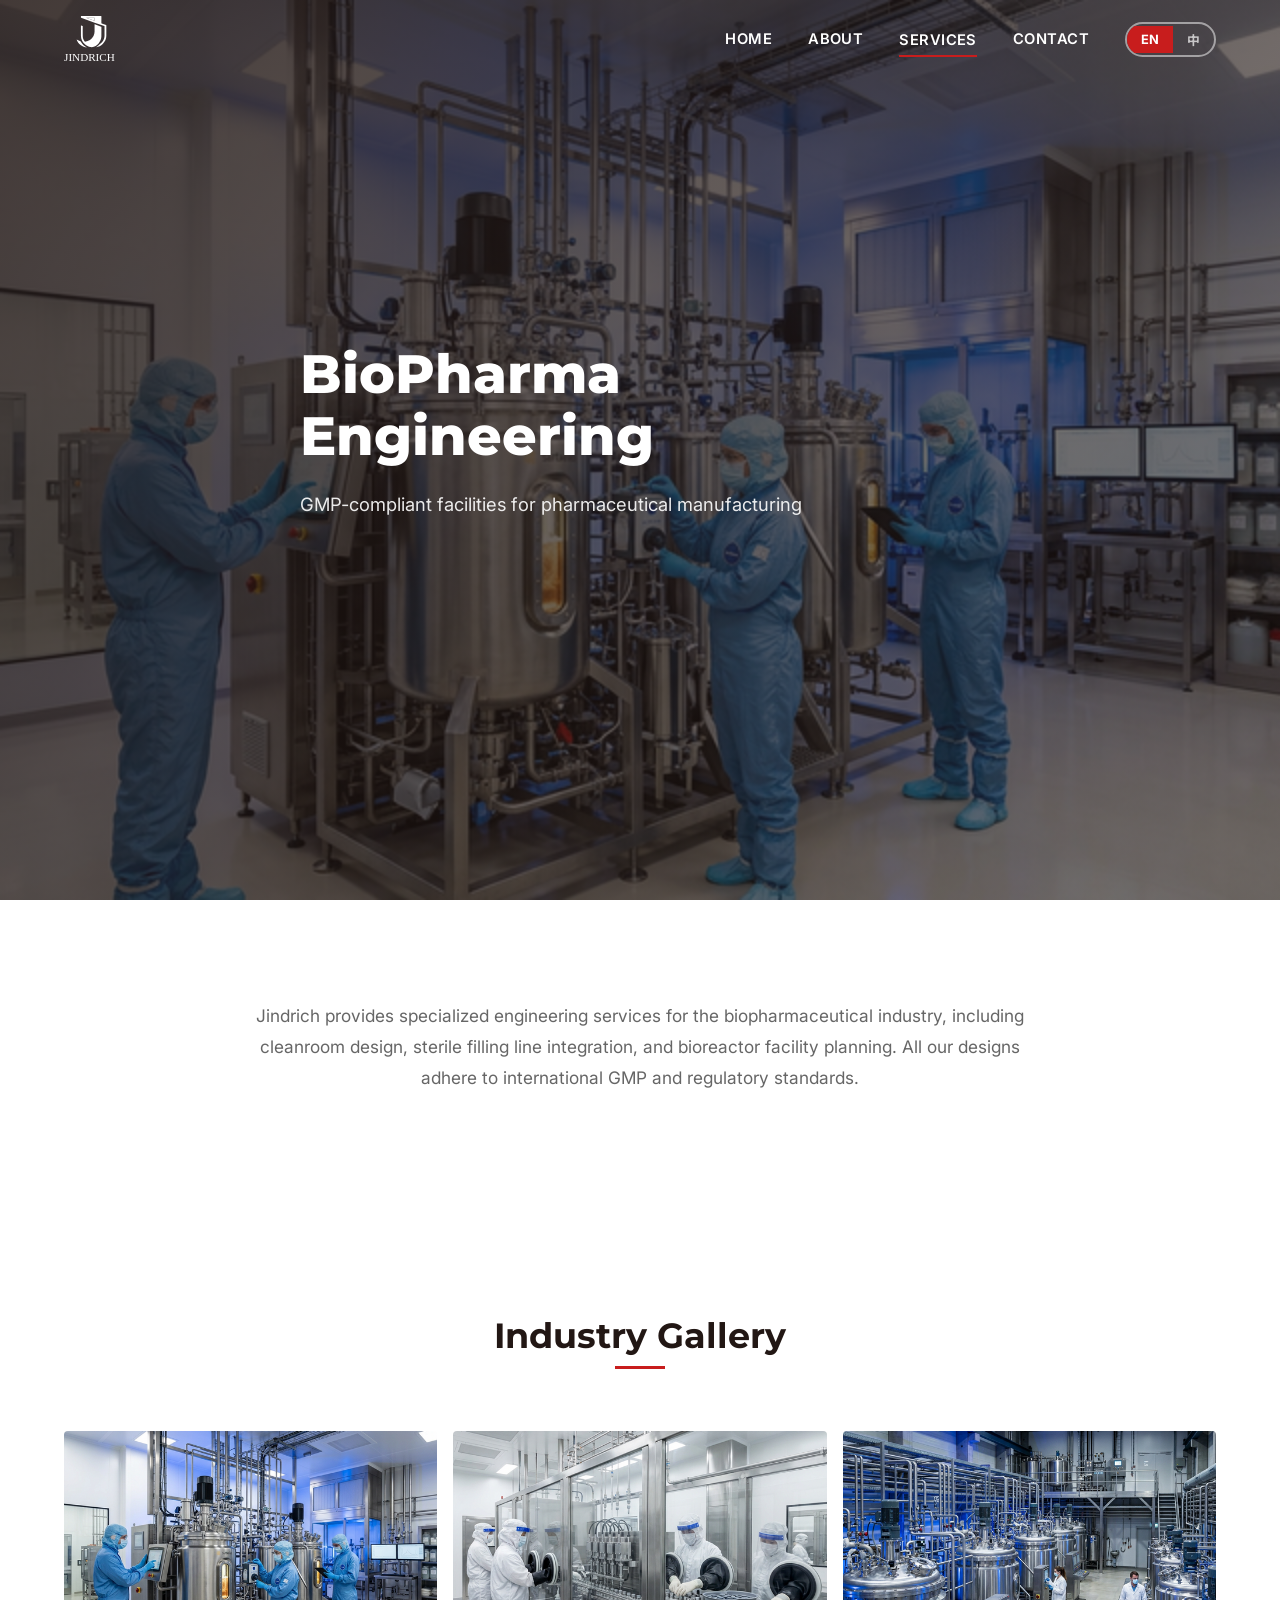
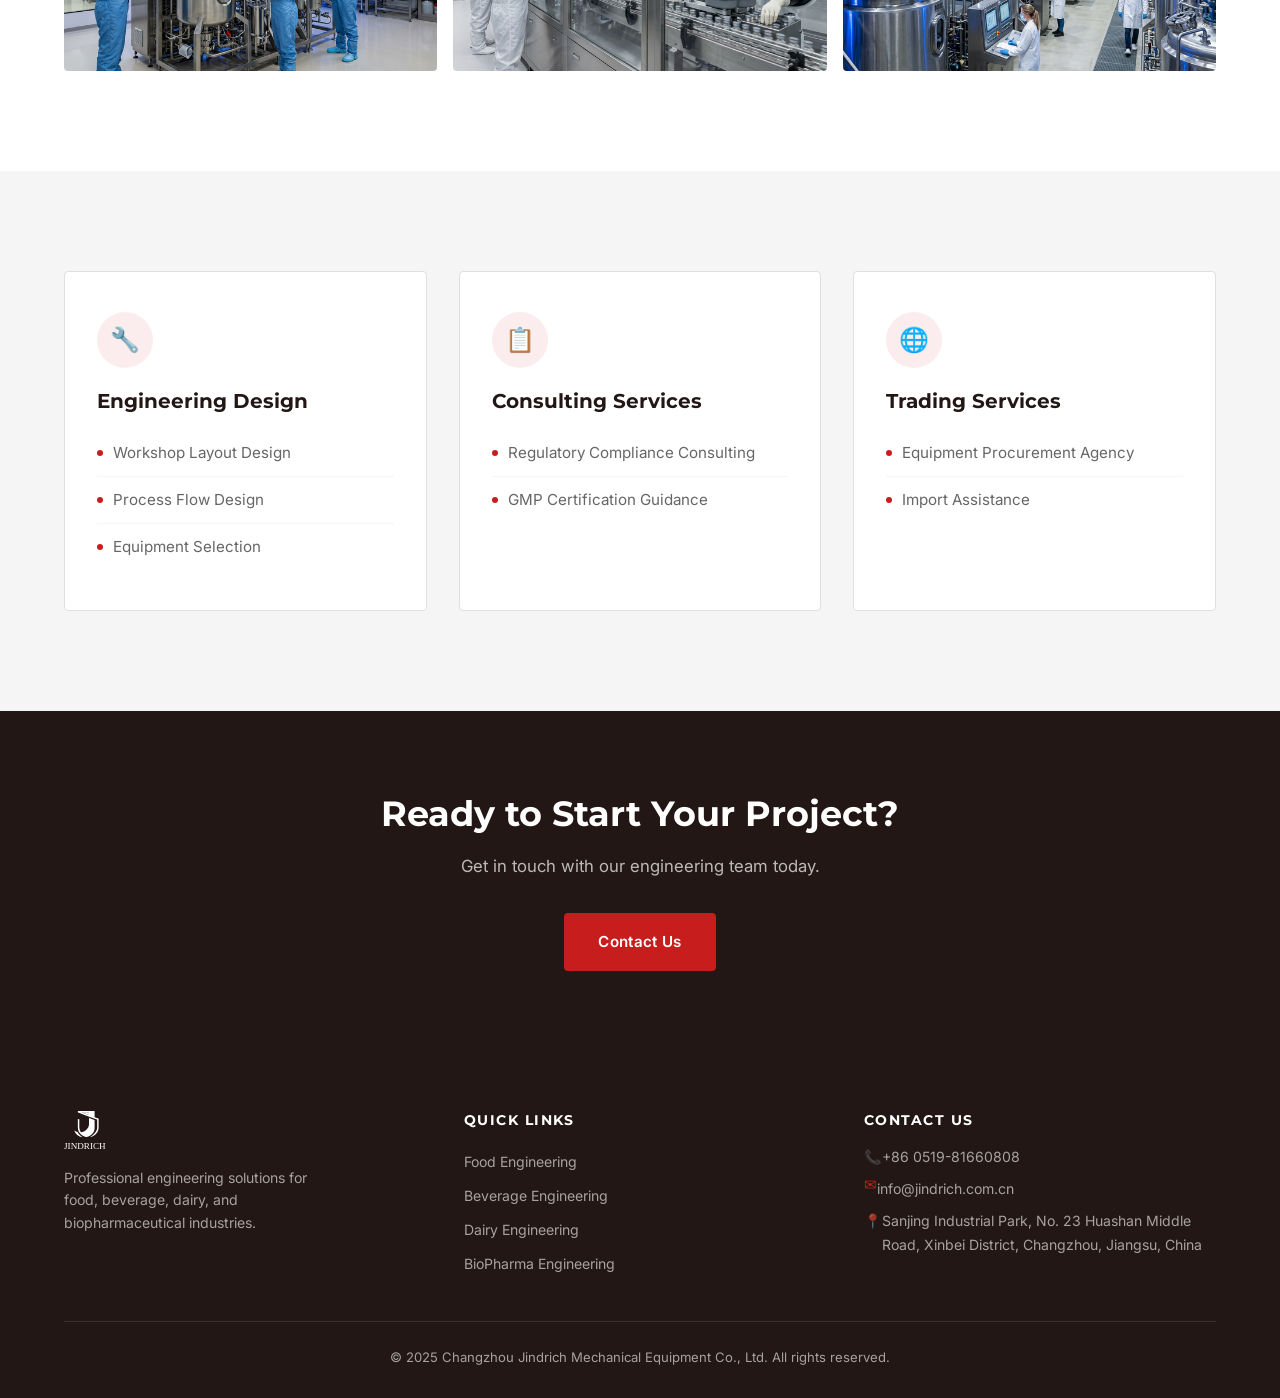
<file: services/biopharma.html>
<!DOCTYPE html>
<html lang="en">

<head>
    <meta charset="UTF-8">
    <meta name="viewport" content="width=device-width, initial-scale=1.0">
    <title>BioPharma Engineering — Jindrich Engineering</title>
    <meta name="description"
        content="Jindrich provides GMP-compliant engineering solutions for pharmaceutical and biopharmaceutical manufacturing facilities.">
    <link rel="stylesheet" href="../css/style.css">
    <link rel="icon" type="image/svg+xml" href="../images/logo.svg">
</head>

<body>

    <!-- ═══ NAVBAR ═══ -->
    <nav class="navbar" id="navbar">
        <div class="container">
            <a href="../index.html" class="nav-logo">
                <img src="../images/logo.svg" alt="Jindrich Logo">
            </a>
            <div class="nav-menu" id="navMenu">
                <a href="../index.html" class="nav-link" data-i18n="nav.home">Home</a>
                <a href="../about.html" class="nav-link" data-i18n="nav.about">About</a>
                <div class="nav-dropdown">
                    <a href="#" class="nav-link active" data-i18n="nav.services">Services</a>
                    <div class="dropdown-menu">
                        <a href="food.html" data-i18n="services.food">Food Engineering</a>
                        <a href="beverage.html" data-i18n="services.beverage">Beverage Engineering</a>
                        <a href="dairy.html" data-i18n="services.dairy">Dairy Engineering</a>
                        <a href="biopharma.html" data-i18n="services.biopharma">BioPharma Engineering</a>
                    </div>
                </div>
                <a href="../contact.html" class="nav-link" data-i18n="nav.contact">Contact</a>
                <div class="lang-toggle">
                    <button class="lang-btn" data-lang="en">EN</button>
                    <button class="lang-btn" data-lang="zh">中</button>
                </div>
            </div>
            <button class="nav-toggle" id="navToggle" aria-label="Toggle menu">
                <span></span><span></span><span></span>
            </button>
        </div>
    </nav>

    <!-- ═══ HERO ═══ -->
    <section class="hero" id="hero">
        <div class="hero-bg">
            <img src="../images/biopharma-1.png" alt="BioPharma Engineering" loading="eager">
        </div>
        <div class="hero-overlay"></div>
        <div class="container">
            <div class="hero-content">
                <h1 data-i18n="biopharma.hero.title">BioPharma Engineering</h1>
            <p data-i18n="biopharma.hero.desc">GMP-compliant facilities for pharmaceutical manufacturing</p>
            </div>
        </div>
    </section>

    <!-- ═══ INTRO ═══ -->
    <section class="section">
        <div class="container">
            <div class="service-intro fade-in">
                <p data-i18n="biopharma.intro">Jindrich provides specialized engineering services for the
                    biopharmaceutical industry, including cleanroom design, sterile filling line integration, and
                    bioreactor facility planning. All our designs adhere to international GMP and regulatory standards.
                </p>
            </div>
        </div>
    </section>

    <!-- ═══ GALLERY ═══ -->
    <section class="section">
        <div class="container">
            <div class="section-header fade-in">
                <h2 data-i18n="service.gallery.title">Industry Gallery</h2>
            </div>
            <div class="service-gallery fade-in">
                <img src="../images/biopharma-1.png" alt="Cleanroom" loading="lazy">
                <img src="../images/biopharma-2.png" alt="Sterile Filling Line" loading="lazy">
                <img src="../images/biopharma-3.png" alt="Bioreactors" loading="lazy">
            </div>
        </div>
    </section>

    <!-- ═══ SERVICE CATEGORIES ═══ -->
    <section class="section section-alt">
        <div class="container">
            <div class="service-categories">
                <div class="service-category fade-in">
                    <div class="service-category-icon">🔧</div>
                    <h3 data-i18n="service.engineering">Engineering Design</h3>
                    <ul class="service-list">
                        <li data-i18n="service.eng1">Workshop Layout Design</li>
                        <li data-i18n="service.eng2">Process Flow Design</li>
                        <li data-i18n="service.eng3">Equipment Selection</li>
                    </ul>
                </div>
                <div class="service-category fade-in">
                    <div class="service-category-icon">📋</div>
                    <h3 data-i18n="service.consulting">Consulting Services</h3>
                    <ul class="service-list">
                        <li data-i18n="service.con1">Regulatory Compliance Consulting</li>
                        <li data-i18n="service.con2">GMP Certification Guidance</li>
                    </ul>
                </div>
                <div class="service-category fade-in">
                    <div class="service-category-icon">🌐</div>
                    <h3 data-i18n="service.trading">Trading Services</h3>
                    <ul class="service-list">
                        <li data-i18n="service.trd1">Equipment Procurement Agency</li>
                        <li data-i18n="service.trd2">Import Assistance</li>
                    </ul>
                </div>
            </div>
        </div>
    </section>

    <!-- ═══ CTA ═══ -->
    <section class="cta-section">
        <div class="container fade-in">
            <h2 data-i18n="cta.title">Ready to Start Your Project?</h2>
            <p data-i18n="cta.desc">Get in touch with our engineering team today.</p>
            <a href="../contact.html" class="btn btn-accent" data-i18n="cta.btn">Contact Us</a>
        </div>
    </section>

    <!-- ═══ FOOTER ═══ -->
    <footer class="footer">
        <div class="container">
            <div class="footer-content">
                <div class="footer-brand">
                    <img src="../images/logo.svg" alt="Jindrich Logo">
                    <p data-i18n="footer.desc">Professional engineering solutions for food, beverage, dairy, and
                        biopharmaceutical industries.</p>
                </div>
                <div class="footer-links">
                    <h4 data-i18n="footer.quicklinks">Quick Links</h4>
                    <a href="food.html" data-i18n="services.food">Food Engineering</a>
                    <a href="beverage.html" data-i18n="services.beverage">Beverage Engineering</a>
                    <a href="dairy.html" data-i18n="services.dairy">Dairy Engineering</a>
                    <a href="biopharma.html" data-i18n="services.biopharma">BioPharma Engineering</a>
                </div>
                <div class="footer-contact">
                    <h4 data-i18n="footer.contactinfo">Contact Us</h4>
                    <p><span>📞</span> <a href="tel:+86051981660808">+86 0519-81660808</a></p>
                    <p><span style="color: var(--color-accent); font-style: normal; font-size: 1.1em; line-height: 1;">✉</span> <a href="mailto:info@jindrich.com.cn">info@jindrich.com.cn</a></p>
                    <p><span>📍</span> <span data-i18n="contact.address">Sanjing Industrial Park, No. 23 Huashan Middle Road, Xinbei
                            District, Changzhou, Jiangsu, China</span></p>
                </div>
            </div>
            <div class="footer-bottom">
                <p data-i18n="footer.copyright">© 2025 Changzhou Jindrich Mechanical Equipment Co., Ltd. All rights
                    reserved.</p>
            </div>
        </div>
    </footer>

    <script src="../js/i18n.js"></script>
    <script src="../js/main.js"></script>
</body>

</html>
</file>
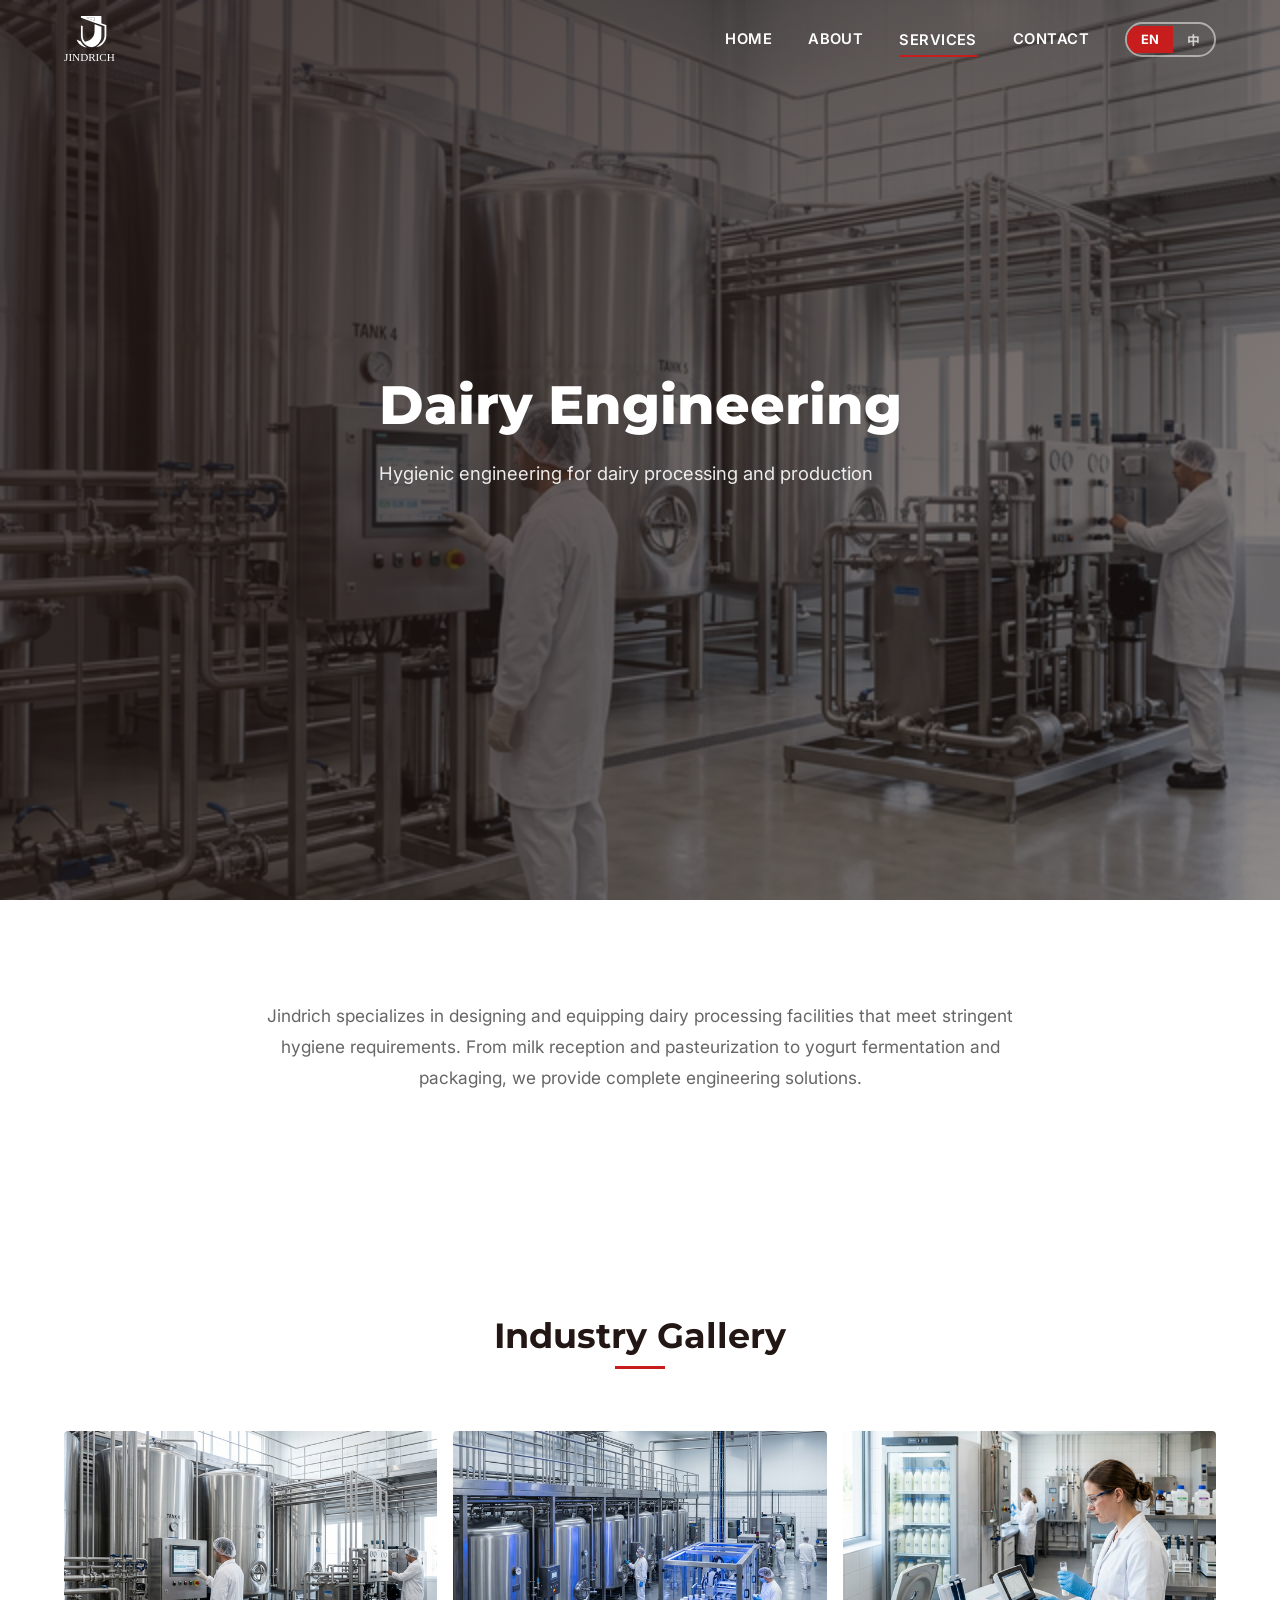
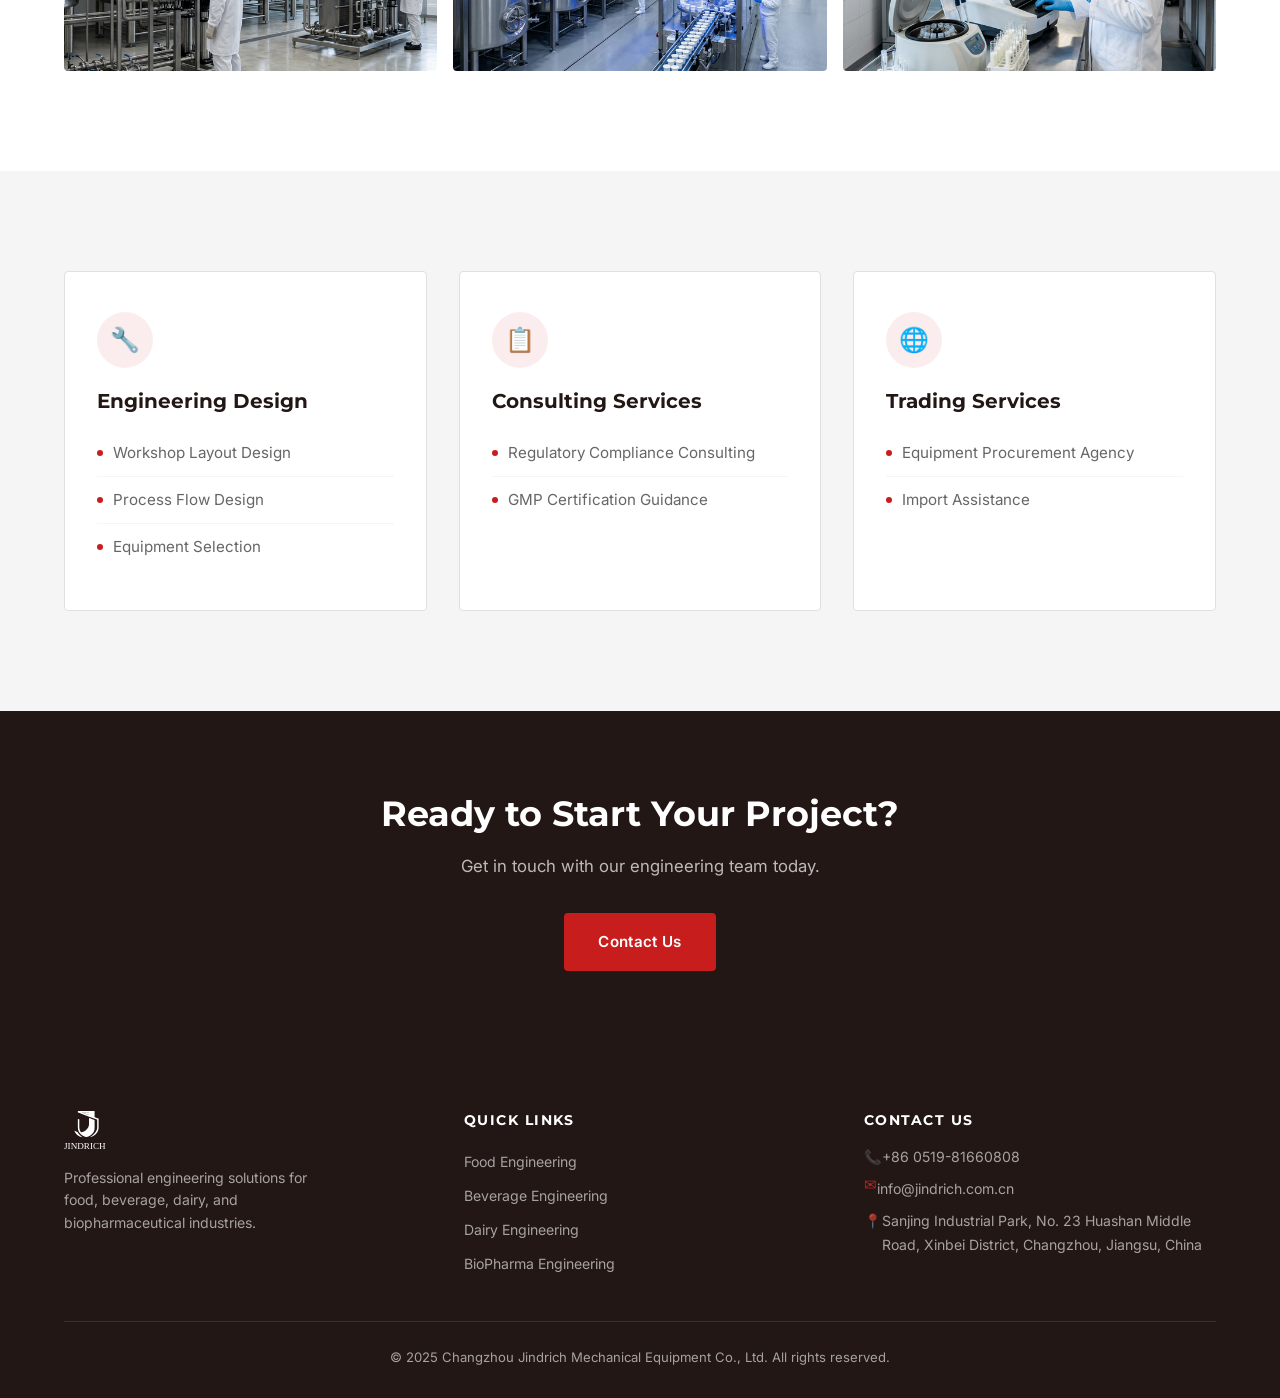
<file: services/dairy.html>
<!DOCTYPE html>
<html lang="en">

<head>
    <meta charset="UTF-8">
    <meta name="viewport" content="width=device-width, initial-scale=1.0">
    <title>Dairy Engineering — Jindrich Engineering</title>
    <meta name="description"
        content="Jindrich specializes in hygienic engineering for dairy processing and production facilities.">
    <link rel="stylesheet" href="../css/style.css">
    <link rel="icon" type="image/svg+xml" href="../images/logo.svg">
</head>

<body>

    <!-- ═══ NAVBAR ═══ -->
    <nav class="navbar" id="navbar">
        <div class="container">
            <a href="../index.html" class="nav-logo">
                <img src="../images/logo.svg" alt="Jindrich Logo">
            </a>
            <div class="nav-menu" id="navMenu">
                <a href="../index.html" class="nav-link" data-i18n="nav.home">Home</a>
                <a href="../about.html" class="nav-link" data-i18n="nav.about">About</a>
                <div class="nav-dropdown">
                    <a href="#" class="nav-link active" data-i18n="nav.services">Services</a>
                    <div class="dropdown-menu">
                        <a href="food.html" data-i18n="services.food">Food Engineering</a>
                        <a href="beverage.html" data-i18n="services.beverage">Beverage Engineering</a>
                        <a href="dairy.html" data-i18n="services.dairy">Dairy Engineering</a>
                        <a href="biopharma.html" data-i18n="services.biopharma">BioPharma Engineering</a>
                    </div>
                </div>
                <a href="../contact.html" class="nav-link" data-i18n="nav.contact">Contact</a>
                <div class="lang-toggle">
                    <button class="lang-btn" data-lang="en">EN</button>
                    <button class="lang-btn" data-lang="zh">中</button>
                </div>
            </div>
            <button class="nav-toggle" id="navToggle" aria-label="Toggle menu">
                <span></span><span></span><span></span>
            </button>
        </div>
    </nav>

    <!-- ═══ HERO ═══ -->
    <section class="hero" id="hero">
        <div class="hero-bg">
            <img src="../images/dairy-1.png" alt="Dairy Engineering" loading="eager">
        </div>
        <div class="hero-overlay"></div>
        <div class="container">
            <div class="hero-content">
                <h1 data-i18n="dairy.hero.title">Dairy Engineering</h1>
            <p data-i18n="dairy.hero.desc">Hygienic engineering for dairy processing and production</p>
            </div>
        </div>
    </section>

    <!-- ═══ INTRO ═══ -->
    <section class="section">
        <div class="container">
            <div class="service-intro fade-in">
                <p data-i18n="dairy.intro">Jindrich specializes in designing and equipping dairy processing facilities
                    that meet stringent hygiene requirements. From milk reception and pasteurization to yogurt
                    fermentation and packaging, we provide complete engineering solutions.</p>
            </div>
        </div>
    </section>

    <!-- ═══ GALLERY ═══ -->
    <section class="section">
        <div class="container">
            <div class="section-header fade-in">
                <h2 data-i18n="service.gallery.title">Industry Gallery</h2>
            </div>
            <div class="service-gallery fade-in">
                <img src="../images/dairy-1.png" alt="Dairy Processing Tanks" loading="lazy">
                <img src="../images/dairy-2.png" alt="Yogurt Production" loading="lazy">
                <img src="../images/dairy-3.png" alt="Dairy Quality Lab" loading="lazy">
            </div>
        </div>
    </section>

    <!-- ═══ SERVICE CATEGORIES ═══ -->
    <section class="section section-alt">
        <div class="container">
            <div class="service-categories">
                <div class="service-category fade-in">
                    <div class="service-category-icon">🔧</div>
                    <h3 data-i18n="service.engineering">Engineering Design</h3>
                    <ul class="service-list">
                        <li data-i18n="service.eng1">Workshop Layout Design</li>
                        <li data-i18n="service.eng2">Process Flow Design</li>
                        <li data-i18n="service.eng3">Equipment Selection</li>
                    </ul>
                </div>
                <div class="service-category fade-in">
                    <div class="service-category-icon">📋</div>
                    <h3 data-i18n="service.consulting">Consulting Services</h3>
                    <ul class="service-list">
                        <li data-i18n="service.con1">Regulatory Compliance Consulting</li>
                        <li data-i18n="service.con2">GMP Certification Guidance</li>
                    </ul>
                </div>
                <div class="service-category fade-in">
                    <div class="service-category-icon">🌐</div>
                    <h3 data-i18n="service.trading">Trading Services</h3>
                    <ul class="service-list">
                        <li data-i18n="service.trd1">Equipment Procurement Agency</li>
                        <li data-i18n="service.trd2">Import Assistance</li>
                    </ul>
                </div>
            </div>
        </div>
    </section>

    <!-- ═══ CTA ═══ -->
    <section class="cta-section">
        <div class="container fade-in">
            <h2 data-i18n="cta.title">Ready to Start Your Project?</h2>
            <p data-i18n="cta.desc">Get in touch with our engineering team today.</p>
            <a href="../contact.html" class="btn btn-accent" data-i18n="cta.btn">Contact Us</a>
        </div>
    </section>

    <!-- ═══ FOOTER ═══ -->
    <footer class="footer">
        <div class="container">
            <div class="footer-content">
                <div class="footer-brand">
                    <img src="../images/logo.svg" alt="Jindrich Logo">
                    <p data-i18n="footer.desc">Professional engineering solutions for food, beverage, dairy, and
                        biopharmaceutical industries.</p>
                </div>
                <div class="footer-links">
                    <h4 data-i18n="footer.quicklinks">Quick Links</h4>
                    <a href="food.html" data-i18n="services.food">Food Engineering</a>
                    <a href="beverage.html" data-i18n="services.beverage">Beverage Engineering</a>
                    <a href="dairy.html" data-i18n="services.dairy">Dairy Engineering</a>
                    <a href="biopharma.html" data-i18n="services.biopharma">BioPharma Engineering</a>
                </div>
                <div class="footer-contact">
                    <h4 data-i18n="footer.contactinfo">Contact Us</h4>
                    <p><span>📞</span> <a href="tel:+86051981660808">+86 0519-81660808</a></p>
                    <p><span style="color: var(--color-accent); font-style: normal; font-size: 1.1em; line-height: 1;">✉</span> <a href="mailto:info@jindrich.com.cn">info@jindrich.com.cn</a></p>
                    <p><span>📍</span> <span data-i18n="contact.address">Sanjing Industrial Park, No. 23 Huashan Middle Road, Xinbei
                            District, Changzhou, Jiangsu, China</span></p>
                </div>
            </div>
            <div class="footer-bottom">
                <p data-i18n="footer.copyright">© 2025 Changzhou Jindrich Mechanical Equipment Co., Ltd. All rights
                    reserved.</p>
            </div>
        </div>
    </footer>

    <script src="../js/i18n.js"></script>
    <script src="../js/main.js"></script>
</body>

</html>
</file>
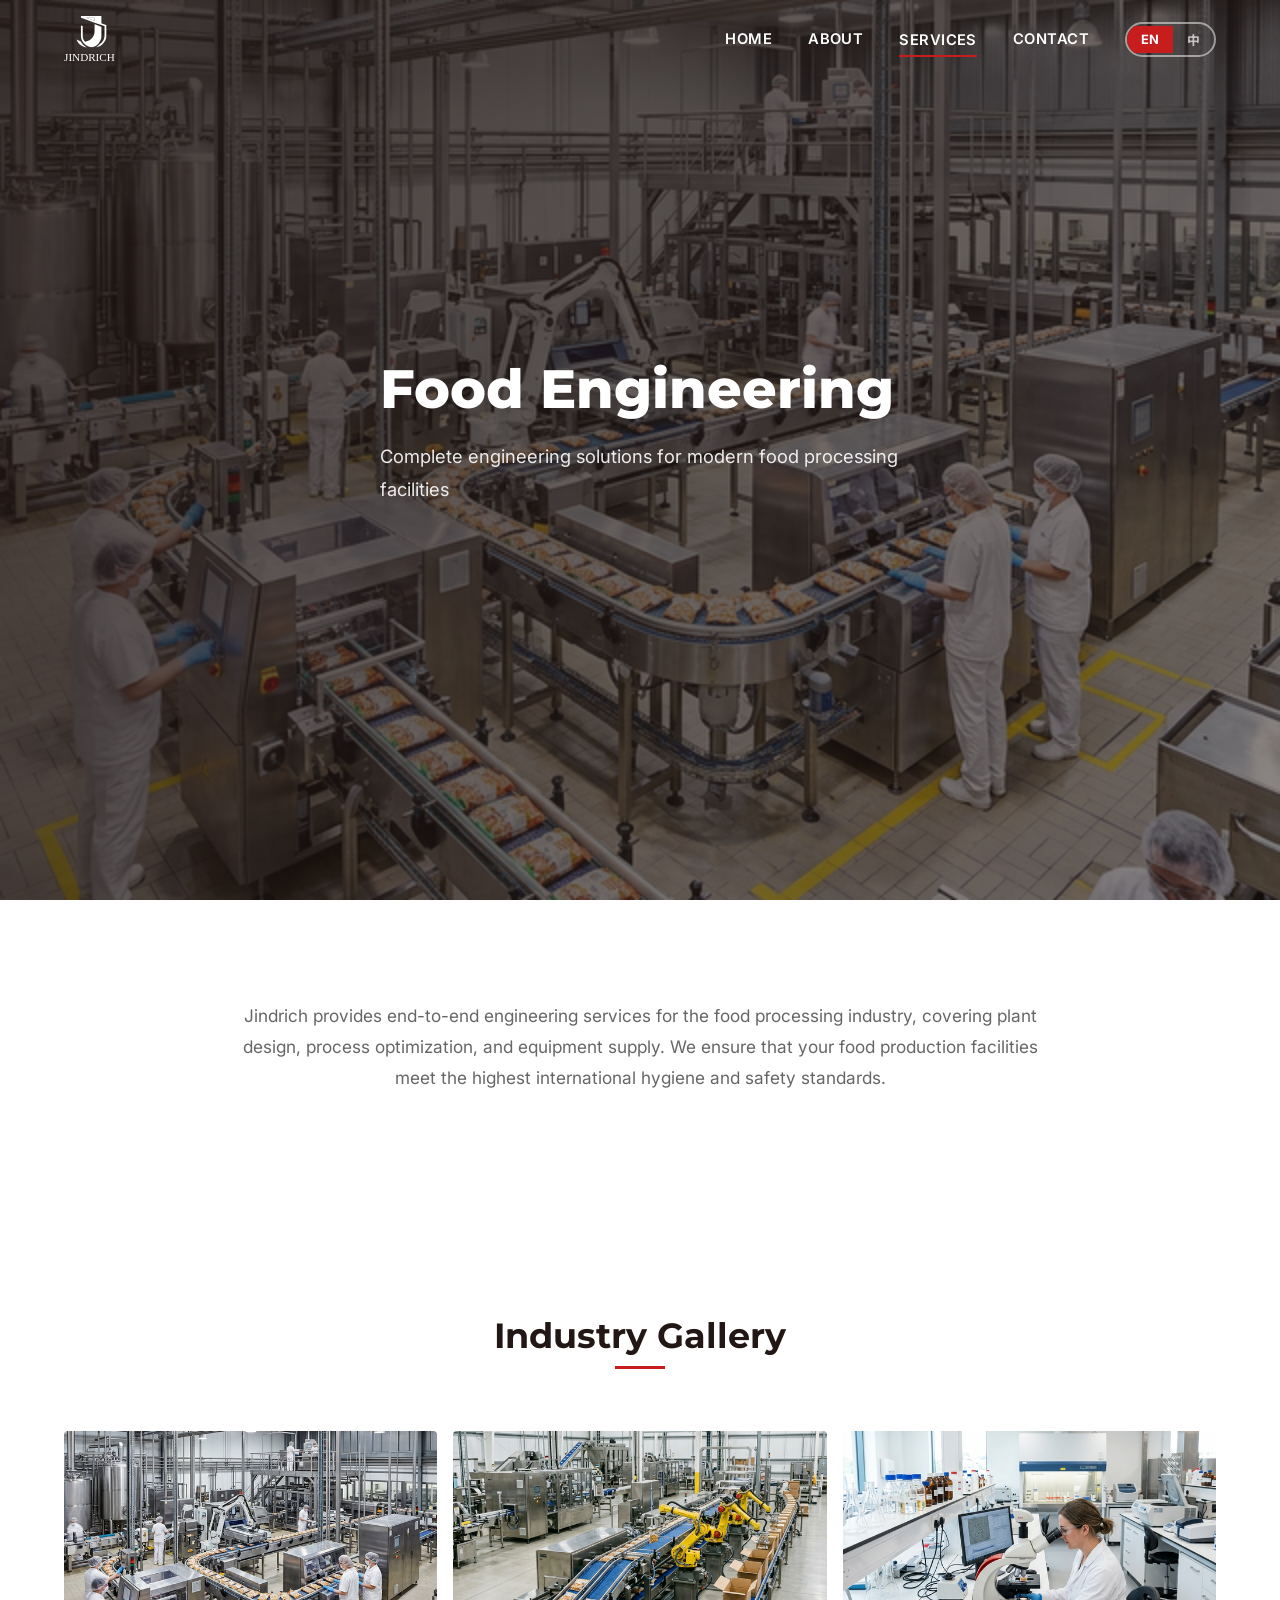
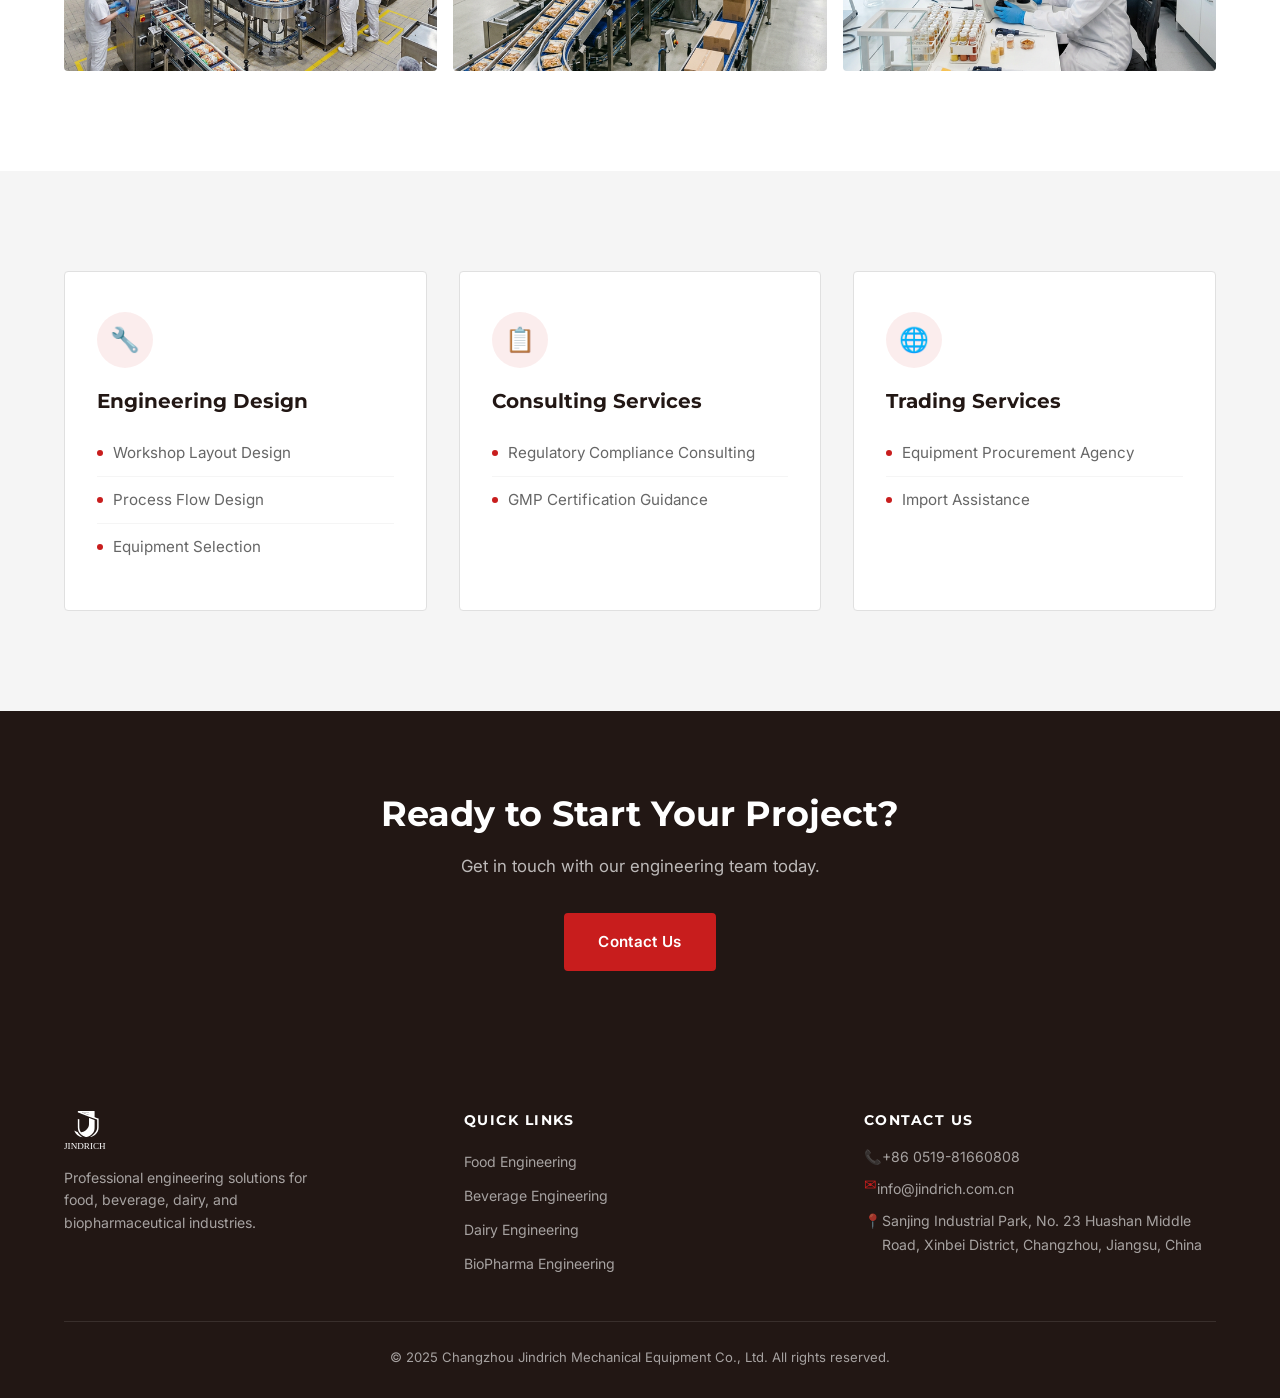
<file: services/food.html>
<!DOCTYPE html>
<html lang="en">

<head>
    <meta charset="UTF-8">
    <meta name="viewport" content="width=device-width, initial-scale=1.0">
    <title>Food Engineering — Jindrich Engineering</title>
    <meta name="description"
        content="Jindrich provides complete engineering solutions for food processing facilities — from factory design to equipment procurement.">
    <link rel="stylesheet" href="../css/style.css">
    <link rel="icon" type="image/svg+xml" href="../images/logo.svg">
</head>

<body>

    <!-- ═══ NAVBAR ═══ -->
    <nav class="navbar" id="navbar">
        <div class="container">
            <a href="../index.html" class="nav-logo">
                <img src="../images/logo.svg" alt="Jindrich Logo">
            </a>
            <div class="nav-menu" id="navMenu">
                <a href="../index.html" class="nav-link" data-i18n="nav.home">Home</a>
                <a href="../about.html" class="nav-link" data-i18n="nav.about">About</a>
                <div class="nav-dropdown">
                    <a href="#" class="nav-link active" data-i18n="nav.services">Services</a>
                    <div class="dropdown-menu">
                        <a href="food.html" data-i18n="services.food">Food Engineering</a>
                        <a href="beverage.html" data-i18n="services.beverage">Beverage Engineering</a>
                        <a href="dairy.html" data-i18n="services.dairy">Dairy Engineering</a>
                        <a href="biopharma.html" data-i18n="services.biopharma">BioPharma Engineering</a>
                    </div>
                </div>
                <a href="../contact.html" class="nav-link" data-i18n="nav.contact">Contact</a>
                <div class="lang-toggle">
                    <button class="lang-btn" data-lang="en">EN</button>
                    <button class="lang-btn" data-lang="zh">中</button>
                </div>
            </div>
            <button class="nav-toggle" id="navToggle" aria-label="Toggle menu">
                <span></span><span></span><span></span>
            </button>
        </div>
    </nav>

    <!-- ═══ HERO ═══ -->
    <section class="hero" id="hero">
        <div class="hero-bg">
            <img src="../images/food-1.png" alt="Food Engineering" loading="eager">
        </div>
        <div class="hero-overlay"></div>
        <div class="container">
            <div class="hero-content">
                <h1 data-i18n="food.hero.title">Food Engineering</h1>
            <p data-i18n="food.hero.desc">Complete engineering solutions for modern food processing facilities</p>
            </div>
        </div>
    </section>

    <!-- ═══ INTRO ═══ -->
    <section class="section">
        <div class="container">
            <div class="service-intro fade-in">
                <p data-i18n="food.intro">Jindrich provides end-to-end engineering services for the food processing
                    industry, covering plant design, process optimization, and equipment supply. We ensure that your
                    food production facilities meet the highest international hygiene and safety standards.</p>
            </div>
        </div>
    </section>

    <!-- ═══ GALLERY ═══ -->
    <section class="section">
        <div class="container">
            <div class="section-header fade-in">
                <h2 data-i18n="service.gallery.title">Industry Gallery</h2>
            </div>
            <div class="service-gallery fade-in">
                <img src="../images/food-1.png" alt="Food Production Line" loading="lazy">
                <img src="../images/food-2.png" alt="Food Packaging Line" loading="lazy">
                <img src="../images/food-3.png" alt="Food Quality Lab" loading="lazy">
            </div>
        </div>
    </section>

    <!-- ═══ SERVICE CATEGORIES ═══ -->
    <section class="section section-alt">
        <div class="container">
            <div class="service-categories">
                <div class="service-category fade-in">
                    <div class="service-category-icon">🔧</div>
                    <h3 data-i18n="service.engineering">Engineering Design</h3>
                    <ul class="service-list">
                        <li data-i18n="service.eng1">Workshop Layout Design</li>
                        <li data-i18n="service.eng2">Process Flow Design</li>
                        <li data-i18n="service.eng3">Equipment Selection</li>
                    </ul>
                </div>
                <div class="service-category fade-in">
                    <div class="service-category-icon">📋</div>
                    <h3 data-i18n="service.consulting">Consulting Services</h3>
                    <ul class="service-list">
                        <li data-i18n="service.con1">Regulatory Compliance Consulting</li>
                        <li data-i18n="service.con2">GMP Certification Guidance</li>
                    </ul>
                </div>
                <div class="service-category fade-in">
                    <div class="service-category-icon">🌐</div>
                    <h3 data-i18n="service.trading">Trading Services</h3>
                    <ul class="service-list">
                        <li data-i18n="service.trd1">Equipment Procurement Agency</li>
                        <li data-i18n="service.trd2">Import Assistance</li>
                    </ul>
                </div>
            </div>
        </div>
    </section>

    <!-- ═══ CTA ═══ -->
    <section class="cta-section">
        <div class="container fade-in">
            <h2 data-i18n="cta.title">Ready to Start Your Project?</h2>
            <p data-i18n="cta.desc">Get in touch with our engineering team today.</p>
            <a href="../contact.html" class="btn btn-accent" data-i18n="cta.btn">Contact Us</a>
        </div>
    </section>

    <!-- ═══ FOOTER ═══ -->
    <footer class="footer">
        <div class="container">
            <div class="footer-content">
                <div class="footer-brand">
                    <img src="../images/logo.svg" alt="Jindrich Logo">
                    <p data-i18n="footer.desc">Professional engineering solutions for food, beverage, dairy, and
                        biopharmaceutical industries.</p>
                </div>
                <div class="footer-links">
                    <h4 data-i18n="footer.quicklinks">Quick Links</h4>
                    <a href="food.html" data-i18n="services.food">Food Engineering</a>
                    <a href="beverage.html" data-i18n="services.beverage">Beverage Engineering</a>
                    <a href="dairy.html" data-i18n="services.dairy">Dairy Engineering</a>
                    <a href="biopharma.html" data-i18n="services.biopharma">BioPharma Engineering</a>
                </div>
                <div class="footer-contact">
                    <h4 data-i18n="footer.contactinfo">Contact Us</h4>
                    <p><span>📞</span> <a href="tel:+86051981660808">+86 0519-81660808</a></p>
                    <p><span style="color: var(--color-accent); font-style: normal; font-size: 1.1em; line-height: 1;">✉</span> <a href="mailto:info@jindrich.com.cn">info@jindrich.com.cn</a></p>
                    <p><span>📍</span> <span data-i18n="contact.address">Sanjing Industrial Park, No. 23 Huashan Middle Road, Xinbei
                            District, Changzhou, Jiangsu, China</span></p>
                </div>
            </div>
            <div class="footer-bottom">
                <p data-i18n="footer.copyright">© 2025 Changzhou Jindrich Mechanical Equipment Co., Ltd. All rights
                    reserved.</p>
            </div>
        </div>
    </footer>

    <script src="../js/i18n.js"></script>
    <script src="../js/main.js"></script>
</body>

</html>
</file>
<file: css/style.css>
/* ===========================================
   Jindrich Engineering — Design System
   Brand: #221714 (Black) + #c81d1d (Red)
   Style: Minimal, Business, Premium
   =========================================== */

/* ── Google Fonts ── */
@import url('https://fonts.googleapis.com/css2?family=Montserrat:wght@400;600;700;800&family=Inter:wght@300;400;500;600&family=Noto+Sans+SC:wght@300;400;500;700&display=swap');

/* ── CSS Variables ── */
:root {
  --color-primary: #221714;
  --color-accent: #c81d1d;
  --color-accent-dark: #a01717;
  --color-white: #ffffff;
  --color-bg: #ffffff;
  --color-bg-alt: #f5f5f5;
  --color-text: #333333;
  --color-text-light: #666666;
  --color-border: #e0e0e0;

  --font-heading-en: 'Montserrat', sans-serif;
  --font-heading-cn: 'Noto Sans SC', sans-serif;
  --font-body: 'Inter', 'Noto Sans SC', sans-serif;

  --nav-height: 80px;
  --max-width: 1200px;
  --section-padding: 100px 0;
  --transition: 0.3s ease;
  --radius: 4px;
  --shadow: 0 4px 20px rgba(0, 0, 0, 0.08);
  --shadow-hover: 0 8px 30px rgba(0, 0, 0, 0.15);
}

/* ── Reset ── */
*,
*::before,
*::after {
  margin: 0;
  padding: 0;
  box-sizing: border-box;
}

html {
  scroll-behavior: smooth;
  font-size: 16px;
}

body {
  font-family: var(--font-body);
  color: var(--color-text);
  background-color: var(--color-bg);
  line-height: 1.7;
  -webkit-font-smoothing: antialiased;
  overflow-x: hidden;
}

a {
  text-decoration: none;
  color: inherit;
  transition: color var(--transition);
}

img {
  max-width: 100%;
  height: auto;
  display: block;
}

ul,
ol {
  list-style: none;
}

/* ── Container ── */
.container {
  max-width: var(--max-width);
  margin: 0 auto;
  padding: 0 24px;
}

/* ── Typography ── */
h1,
h2,
h3,
h4 {
  font-family: var(--font-heading-en);
  font-weight: 700;
  color: var(--color-primary);
  line-height: 1.3;
}

[lang="zh"] h1,
[lang="zh"] h2,
[lang="zh"] h3,
[lang="zh"] h4 {
  font-family: var(--font-heading-cn);
}

h1 {
  font-size: 3rem;
}

h2 {
  font-size: 2.2rem;
  margin-bottom: 16px;
}

h3 {
  font-size: 1.5rem;
  margin-bottom: 12px;
}

h4 {
  font-size: 1.1rem;
}

.section-subtitle {
  font-size: 1.05rem;
  color: var(--color-text-light);
  max-width: 640px;
  margin: 0 auto 48px;
  text-align: center;
}

/* ── Buttons ── */
.btn {
  display: inline-flex;
  align-items: center;
  gap: 8px;
  padding: 14px 32px;
  font-size: 0.95rem;
  font-weight: 600;
  font-family: var(--font-body);
  border: 2px solid transparent;
  border-radius: var(--radius);
  cursor: pointer;
  transition: all var(--transition);
  letter-spacing: 0.02em;
}

.btn-primary {
  background: var(--color-primary);
  color: var(--color-white);
  border-color: var(--color-primary);
}

.btn-primary:hover {
  background: var(--color-accent);
  border-color: var(--color-accent);
  transform: translateY(-2px);
  box-shadow: var(--shadow-hover);
}

.btn-outline {
  background: transparent;
  color: var(--color-white);
  border-color: var(--color-white);
}

.btn-outline:hover {
  background: var(--color-white);
  color: var(--color-primary);
  transform: translateY(-2px);
}

.btn-accent {
  background: var(--color-accent);
  color: var(--color-white);
  border-color: var(--color-accent);
}

.btn-accent:hover {
  background: var(--color-accent-dark);
  border-color: var(--color-accent-dark);
  transform: translateY(-2px);
  box-shadow: var(--shadow-hover);
}

/* ══════════════════════════════
   NAVIGATION
   ══════════════════════════════ */
.navbar {
  position: fixed;
  top: 0;
  left: 0;
  width: 100%;
  height: var(--nav-height);
  z-index: 1000;
  transition: all var(--transition);
  background: transparent;
}

.navbar.scrolled {
  background: rgba(255, 255, 255, 0.97);
  box-shadow: 0 2px 20px rgba(0, 0, 0, 0.06);
  backdrop-filter: blur(10px);
}

.navbar .container {
  display: flex;
  align-items: center;
  justify-content: space-between;
  height: 100%;
}

.nav-logo img {
  height: 48px;
  width: auto;
  transition: filter var(--transition);
}

/* Logo color inversion for transparent nav */
.navbar:not(.scrolled) .nav-logo img {
  filter: brightness(0) invert(1);
}

.nav-menu {
  display: flex;
  align-items: center;
  gap: 36px;
}

.nav-link {
  font-size: 0.92rem;
  font-weight: 600;
  letter-spacing: 0.03em;
  text-transform: uppercase;
  padding: 8px 0;
  position: relative;
  transition: color var(--transition);
}

.navbar:not(.scrolled) .nav-link {
  color: var(--color-white);
}

.navbar.scrolled .nav-link {
  color: var(--color-primary);
}

.nav-link::after {
  content: '';
  position: absolute;
  bottom: 0;
  left: 0;
  width: 0;
  height: 2px;
  background: var(--color-accent);
  transition: width var(--transition);
}

.nav-link:hover::after,
.nav-link.active::after {
  width: 100%;
}

.nav-link:hover {
  color: var(--color-accent);
}

/* Language Toggle */
.lang-toggle {
  display: flex;
  align-items: center;
  gap: 0;
  border: 2px solid;
  border-radius: 20px;
  overflow: hidden;
  font-size: 0.8rem;
  font-weight: 700;
  letter-spacing: 0.05em;
}

.navbar:not(.scrolled) .lang-toggle {
  border-color: rgba(255, 255, 255, 0.5);
}

.navbar.scrolled .lang-toggle {
  border-color: var(--color-border);
}

.lang-btn {
  padding: 6px 14px;
  cursor: pointer;
  transition: all var(--transition);
  background: transparent;
  border: none;
  font-weight: 700;
  font-family: var(--font-body);
  font-size: 0.8rem;
}

.navbar:not(.scrolled) .lang-btn {
  color: rgba(255, 255, 255, 0.7);
}

.navbar.scrolled .lang-btn {
  color: var(--color-text-light);
}

.lang-btn.active {
  background: var(--color-accent);
  color: var(--color-white) !important;
}

/* Mobile Menu Toggle */
.nav-toggle {
  display: none;
  flex-direction: column;
  gap: 5px;
  cursor: pointer;
  background: none;
  border: none;
  padding: 8px;
}

.nav-toggle span {
  display: block;
  width: 24px;
  height: 2px;
  transition: all var(--transition);
}

.navbar:not(.scrolled) .nav-toggle span {
  background: var(--color-white);
}

.navbar.scrolled .nav-toggle span {
  background: var(--color-primary);
}

/* ── Nav Dropdown ── */
.nav-dropdown {
  position: relative;
}

.dropdown-menu {
  position: absolute;
  top: 100%;
  left: 50%;
  transform: translateX(-50%) translateY(8px);
  background: var(--color-white);
  border-radius: var(--radius);
  box-shadow: 0 8px 32px rgba(0, 0, 0, 0.12);
  padding: 12px 0;
  min-width: 220px;
  opacity: 0;
  visibility: hidden;
  transition: all var(--transition);
  z-index: 100;
}

.dropdown-menu.show {
  opacity: 1;
  visibility: visible;
  transform: translateX(-50%) translateY(0);
}

.dropdown-menu a {
  display: block;
  padding: 10px 24px;
  font-size: 0.88rem;
  font-weight: 500;
  color: var(--color-text);
  text-transform: none;
  letter-spacing: 0;
  transition: all var(--transition);
}

.dropdown-menu a:hover {
  background: var(--color-bg-alt);
  color: var(--color-accent);
  padding-left: 28px;
}

/* ══════════════════════════════
   HERO
   ══════════════════════════════ */
.hero {
  position: relative;
  height: 100vh;
  min-height: 600px;
  display: flex;
  align-items: center;
  overflow: hidden;
}

.hero-bg {
  position: absolute;
  inset: 0;
  z-index: 0;
}

.hero-bg img {
  width: 100%;
  height: 100%;
  object-fit: cover;
}

.hero-overlay {
  position: absolute;
  inset: 0;
  background: linear-gradient(135deg,
      rgba(34, 23, 20, 0.85) 0%,
      rgba(34, 23, 20, 0.5) 100%);
}

.hero-content {
  position: relative;
  z-index: 1;
  color: var(--color-white);
  max-width: 680px;
}

.hero-slogan {
  font-size: 0.95rem;
  font-weight: 600;
  letter-spacing: 0.2em;
  text-transform: uppercase;
  color: var(--color-accent);
  margin-bottom: 16px;
}

.hero h1 {
  color: var(--color-white);
  font-size: 3.4rem;
  font-weight: 800;
  line-height: 1.15;
  margin-bottom: 20px;
}

.hero p {
  font-size: 1.15rem;
  line-height: 1.8;
  opacity: 0.9;
  margin-bottom: 36px;
  max-width: 520px;
}

.hero-buttons {
  display: flex;
  gap: 16px;
  flex-wrap: wrap;
}

/* ── Page Hero (smaller, for sub-pages) ── */
.page-hero {
  position: relative;
  height: 400px;
  display: flex;
  align-items: center;
  justify-content: center;
  text-align: center;
  overflow: hidden;
}

.page-hero .hero-bg,
.page-hero .hero-overlay {
  position: absolute;
  inset: 0;
}

.page-hero .hero-bg img {
  width: 100%;
  height: 100%;
  object-fit: cover;
}

.page-hero .hero-overlay {
  background: rgba(34, 23, 20, 0.75);
}

.page-hero-content {
  position: relative;
  z-index: 1;
  color: var(--color-white);
}

.page-hero h1 {
  color: var(--color-white);
  font-size: 2.8rem;
  margin-bottom: 12px;
}

.page-hero p {
  font-size: 1.1rem;
  opacity: 0.85;
}

/* ══════════════════════════════
   SECTIONS
   ══════════════════════════════ */
.section {
  padding: var(--section-padding);
}

.section-alt {
  background-color: var(--color-bg-alt);
}

.section-header {
  text-align: center;
  margin-bottom: 56px;
}

.section-header h2 {
  position: relative;
  display: inline-block;
}

.section-header h2::after {
  content: '';
  position: absolute;
  bottom: -10px;
  left: 50%;
  transform: translateX(-50%);
  width: 50px;
  height: 3px;
  background: var(--color-accent);
}

/* ══════════════════════════════
   INDUSTRY CARDS (Homepage)
   ══════════════════════════════ */
.industry-grid {
  display: grid;
  grid-template-columns: repeat(4, 1fr);
  gap: 24px;
}

.industry-card {
  position: relative;
  border-radius: var(--radius);
  overflow: hidden;
  aspect-ratio: 3 / 4;
  cursor: pointer;
  transition: transform var(--transition), box-shadow var(--transition);
}

.industry-card:hover {
  transform: translateY(-6px);
  box-shadow: var(--shadow-hover);
}

.industry-card img {
  width: 100%;
  height: 100%;
  object-fit: cover;
  transition: transform 0.5s ease;
}

.industry-card:hover img {
  transform: scale(1.05);
}

.industry-card-overlay {
  position: absolute;
  inset: 0;
  background: linear-gradient(to top,
      rgba(34, 23, 20, 0.9) 0%,
      rgba(34, 23, 20, 0.1) 60%);
  display: flex;
  flex-direction: column;
  justify-content: flex-end;
  padding: 28px;
  transition: background var(--transition);
}

.industry-card:hover .industry-card-overlay {
  background: linear-gradient(to top,
      rgba(200, 29, 29, 0.9) 0%,
      rgba(200, 29, 29, 0.15) 60%);
}

.industry-card h3 {
  color: var(--color-white);
  font-size: 1.3rem;
  margin-bottom: 8px;
}

.industry-card p {
  color: rgba(255, 255, 255, 0.8);
  font-size: 0.9rem;
  line-height: 1.5;
}

.industry-card .card-arrow {
  margin-top: 12px;
  width: 36px;
  height: 36px;
  border-radius: 50%;
  background: rgba(255, 255, 255, 0.15);
  display: flex;
  align-items: center;
  justify-content: center;
  transition: all var(--transition);
}

.industry-card:hover .card-arrow {
  background: var(--color-white);
  color: var(--color-accent);
}

.card-arrow svg {
  width: 18px;
  height: 18px;
  fill: none;
  stroke: white;
  stroke-width: 2;
  stroke-linecap: round;
  stroke-linejoin: round;
  transition: stroke var(--transition);
}

.industry-card:hover .card-arrow svg {
  stroke: var(--color-accent);
}

/* ══════════════════════════════
   ADVANTAGES
   ══════════════════════════════ */
.advantages-grid {
  display: grid;
  grid-template-columns: repeat(4, 1fr);
  gap: 32px;
}

.advantage-item {
  text-align: center;
  padding: 40px 24px;
  border-radius: var(--radius);
  transition: all var(--transition);
  border: 1px solid transparent;
}

.advantage-item:hover {
  border-color: var(--color-border);
  box-shadow: var(--shadow);
  transform: translateY(-4px);
}

.advantage-icon {
  width: 64px;
  height: 64px;
  margin: 0 auto 20px;
  display: flex;
  align-items: center;
  justify-content: center;
  border-radius: 50%;
  background: rgba(200, 29, 29, 0.08);
  color: var(--color-accent);
  font-size: 1.8rem;
}

.advantage-item h4 {
  margin-bottom: 10px;
}

.advantage-item p {
  font-size: 0.9rem;
  color: var(--color-text-light);
  line-height: 1.6;
}

/* ══════════════════════════════
   CTA SECTION
   ══════════════════════════════ */
.cta-section {
  background: var(--color-primary);
  padding: 80px 0;
  text-align: center;
}

.cta-section h2 {
  color: var(--color-white);
  margin-bottom: 16px;
}

.cta-section h2::after {
  background: var(--color-accent);
}

.cta-section p {
  color: rgba(255, 255, 255, 0.7);
  font-size: 1.05rem;
  margin-bottom: 32px;
}

/* ══════════════════════════════
   ABOUT PAGE
   ══════════════════════════════ */
.about-content {
  display: grid;
  grid-template-columns: 1fr 1fr;
  gap: 60px;
  align-items: center;
}

.about-text p {
  margin-bottom: 20px;
  line-height: 1.9;
  color: var(--color-text);
}

.about-image {
  border-radius: var(--radius);
  overflow: hidden;
  box-shadow: var(--shadow);
}

.about-image img {
  width: 100%;
  height: 400px;
  object-fit: cover;
}

/* ══════════════════════════════
   SERVICE PAGE
   ══════════════════════════════ */
.service-intro {
  max-width: 800px;
  margin: 0 auto;
  text-align: center;
  padding-bottom: 20px;
}

.service-intro p {
  font-size: 1.08rem;
  color: var(--color-text-light);
  line-height: 1.8;
}

.service-categories {
  display: grid;
  grid-template-columns: repeat(3, 1fr);
  gap: 32px;
}

.service-category {
  background: var(--color-white);
  border: 1px solid var(--color-border);
  border-radius: var(--radius);
  padding: 40px 32px;
  transition: all var(--transition);
}

.service-category:hover {
  border-color: var(--color-accent);
  box-shadow: var(--shadow);
  transform: translateY(-4px);
}

.service-category-icon {
  width: 56px;
  height: 56px;
  border-radius: 50%;
  background: rgba(200, 29, 29, 0.08);
  color: var(--color-accent);
  display: flex;
  align-items: center;
  justify-content: center;
  font-size: 1.5rem;
  margin-bottom: 20px;
}

.service-category h3 {
  margin-bottom: 16px;
  font-size: 1.25rem;
}

.service-list {
  list-style: none;
}

.service-list li {
  padding: 10px 0;
  border-bottom: 1px solid var(--color-bg-alt);
  font-size: 0.95rem;
  color: var(--color-text-light);
  display: flex;
  align-items: center;
  gap: 10px;
}

.service-list li:last-child {
  border-bottom: none;
}

.service-list li::before {
  content: '';
  width: 6px;
  height: 6px;
  border-radius: 50%;
  background: var(--color-accent);
  flex-shrink: 0;
}

/* Service Gallery */
.service-gallery {
  display: grid;
  grid-template-columns: repeat(3, 1fr);
  gap: 16px;
  margin-top: 48px;
}

.service-gallery img {
  width: 100%;
  height: 240px;
  object-fit: cover;
  border-radius: var(--radius);
  transition: transform var(--transition);
}

.service-gallery img:hover {
  transform: scale(1.03);
}

/* ══════════════════════════════
   CONTACT PAGE
   ══════════════════════════════ */
.contact-grid {
  display: grid;
  grid-template-columns: repeat(3, 1fr);
  gap: 32px;
  max-width: 900px;
  margin: 0 auto;
}

.contact-card {
  text-align: center;
  padding: 48px 32px;
  background: var(--color-white);
  border: 1px solid var(--color-border);
  border-radius: var(--radius);
  transition: all var(--transition);
}

.contact-card:hover {
  border-color: var(--color-accent);
  box-shadow: var(--shadow);
  transform: translateY(-4px);
}

.contact-icon {
  width: 60px;
  height: 60px;
  margin: 0 auto 20px;
  border-radius: 50%;
  background: rgba(200, 29, 29, 0.08);
  color: var(--color-accent);
  display: flex;
  align-items: center;
  justify-content: center;
  font-size: 1.5rem;
}

.contact-card h4 {
  margin-bottom: 12px;
}

.contact-card p {
  color: var(--color-text-light);
  font-size: 0.95rem;
  line-height: 1.6;
}

.contact-card a {
  color: var(--color-accent);
  font-weight: 500;
}

.contact-card a:hover {
  text-decoration: underline;
}

/* ══════════════════════════════
   FOOTER
   ══════════════════════════════ */
.footer {
  background: var(--color-primary);
  color: rgba(255, 255, 255, 0.6);
  padding: 60px 0 30px;
}

.footer-content {
  display: grid;
  grid-template-columns: repeat(3, 1fr);
  gap: 48px;
  padding-bottom: 40px;
  border-bottom: 1px solid rgba(255, 255, 255, 0.1);
}

.footer-brand img {
  height: 40px;
  filter: brightness(0) invert(1);
  margin-bottom: 16px;
}

.footer-brand p {
  font-size: 0.88rem;
  max-width: 280px;
  line-height: 1.6;
}

.footer-links h4 {
  color: var(--color-white);
  font-size: 0.9rem;
  text-transform: uppercase;
  letter-spacing: 0.1em;
  margin-bottom: 16px;
}

.footer-links a {
  display: block;
  font-size: 0.88rem;
  padding: 5px 0;
  color: rgba(255, 255, 255, 0.6);
  transition: color var(--transition);
}

.footer-links a:hover {
  color: var(--color-accent);
}

.footer-contact h4 {
  color: var(--color-white);
  font-size: 0.9rem;
  text-transform: uppercase;
  letter-spacing: 0.1em;
  margin-bottom: 16px;
}

.footer-contact p {
  font-size: 0.88rem;
  margin-bottom: 8px;
  display: flex;
  align-items: flex-start;
  gap: 0;
}

.footer-contact a {
  color: rgba(255, 255, 255, 0.6);
  transition: color var(--transition);
}

.footer-contact a:hover {
  color: var(--color-accent);
}

.footer-bottom {
  text-align: center;
  padding-top: 24px;
  font-size: 0.82rem;
}

/* ══════════════════════════════
   ANIMATIONS
   ══════════════════════════════ */
.fade-in {
  opacity: 0;
  transform: translateY(30px);
  transition: opacity 0.6s ease, transform 0.6s ease;
}

.fade-in.visible {
  opacity: 1;
  transform: translateY(0);
}

/* ══════════════════════════════
   CONTACT FORM
   ══════════════════════════════ */

.contact-layout {
  display: grid;
  grid-template-columns: 2fr 1fr;
  gap: 48px;
  align-items: flex-start;
}

.contact-info-side .contact-card {
  margin-bottom: 24px;
}

.contact-info-header {
  margin-bottom: 32px;
}

.contact-info-header h2 {
  font-size: 2rem;
  color: var(--color-primary);
  margin-bottom: 4px;
  position: relative;
  display: inline-block;
}

.contact-info-header h2::after {
  content: '';
  position: absolute;
  bottom: -8px;
  left: 0;
  width: 48px;
  height: 3px;
  background: var(--color-accent);
  border-radius: 2px;
}

.contact-subtitle {
  margin-top: 20px;
  font-size: 1rem;
  color: var(--color-text);
  line-height: 1.6;
}

.contact-form-side {
  background: var(--color-white);
  border-radius: 12px;
  padding: 40px;
  box-shadow: 0 4px 24px rgba(0, 0, 0, 0.06);
  border: 1px solid rgba(0, 0, 0, 0.06);
}

.form-row {
  display: flex;
  gap: 16px;
  margin-bottom: 20px;
}

.form-row-name {
  display: flex;
}

.form-group {
  flex: 1;
  display: flex;
  flex-direction: column;
}

.form-group label {
  font-size: 0.85rem;
  font-weight: 600;
  color: var(--color-primary);
  margin-bottom: 6px;
  letter-spacing: 0.02em;
}

.form-group input,
.form-group select,
.form-group textarea {
  padding: 12px 16px;
  border: 1.5px solid #ddd;
  border-radius: 8px;
  font-size: 0.95rem;
  font-family: 'Inter', 'Noto Sans SC', sans-serif;
  color: var(--color-primary);
  background: #fafafa;
  transition: border-color var(--transition), box-shadow var(--transition);
  outline: none;
}

.form-group input:focus,
.form-group select:focus,
.form-group textarea:focus {
  border-color: var(--color-accent);
  box-shadow: 0 0 0 3px rgba(200, 29, 29, 0.08);
  background: var(--color-white);
}

.form-group textarea {
  resize: vertical;
  min-height: 120px;
}

.form-group select {
  appearance: none;
  background-image: url("data:image/svg+xml;charset=UTF-8,%3Csvg xmlns='http://www.w3.org/2000/svg' width='12' height='8'%3E%3Cpath d='M1 1l5 5 5-5' stroke='%23666' stroke-width='1.5' fill='none'/%3E%3C/svg%3E");
  background-repeat: no-repeat;
  background-position: right 14px center;
  padding-right: 36px;
  cursor: pointer;
}

.form-error {
  display: none;
  font-size: 0.8rem;
  color: var(--color-accent);
  margin-top: 4px;
  font-weight: 500;
}

.form-submit-btn {
  width: 100%;
  padding: 14px 32px;
  font-size: 1rem;
  font-weight: 600;
  display: flex;
  align-items: center;
  justify-content: center;
  gap: 8px;
  border: none;
  cursor: pointer;
  transition: all var(--transition);
}

.form-submit-btn:disabled {
  opacity: 0.7;
  cursor: not-allowed;
}

.btn-spinner {
  width: 18px;
  height: 18px;
  border: 2.5px solid rgba(255, 255, 255, 0.3);
  border-top-color: #fff;
  border-radius: 50%;
  animation: spin 0.6s linear infinite;
}

@keyframes spin {
  to {
    transform: rotate(360deg);
  }
}

.cf-turnstile {
  margin-bottom: 4px;
}

/* Feedback */
.form-feedback {
  text-align: center;
  padding: 60px 20px;
}

.form-feedback .feedback-icon {
  font-size: 3rem;
  margin-bottom: 16px;
}

.form-feedback h3 {
  font-size: 1.5rem;
  color: var(--color-primary);
  margin-bottom: 12px;
}

.form-feedback p {
  color: var(--color-text);
  max-width: 400px;
  margin: 0 auto;
  line-height: 1.6;
}

/* ══════════════════════════════
   RESPONSIVE
   ══════════════════════════════ */

/* Tablet */
@media (max-width: 1024px) {
  h1 {
    font-size: 2.4rem;
  }

  .hero h1 {
    font-size: 2.8rem;
  }

  .industry-grid {
    grid-template-columns: repeat(2, 1fr);
  }

  .advantages-grid {
    grid-template-columns: repeat(2, 1fr);
  }

  .service-categories {
    grid-template-columns: repeat(2, 1fr);
  }

  .about-content {
    grid-template-columns: 1fr;
    gap: 40px;
  }
}

/* Mobile */
@media (max-width: 768px) {
  :root {
    --nav-height: 64px;
    --section-padding: 64px 0;
  }

  h1 {
    font-size: 2rem;
  }

  h2 {
    font-size: 1.6rem;
  }

  .hero h1 {
    font-size: 2.2rem;
  }

  .page-hero {
    height: 300px;
  }

  .page-hero h1 {
    font-size: 2rem;
  }

  /* Mobile Nav */
  .nav-menu {
    position: fixed;
    top: var(--nav-height);
    left: 0;
    width: 100%;
    flex-direction: column;
    background: var(--color-white);
    padding: 24px;
    gap: 0;
    box-shadow: 0 4px 20px rgba(0, 0, 0, 0.1);
    transform: translateY(-120%);
    transition: transform var(--transition);
  }

  .nav-menu.open {
    transform: translateY(0);
  }

  .nav-menu .nav-link {
    color: var(--color-primary) !important;
    padding: 14px 0;
    width: 100%;
    border-bottom: 1px solid var(--color-bg-alt);
  }

  .nav-toggle {
    display: flex;
  }

  .nav-toggle.active span:nth-child(1) {
    transform: rotate(45deg) translate(5px, 5px);
  }

  .nav-toggle.active span:nth-child(2) {
    opacity: 0;
  }

  .nav-toggle.active span:nth-child(3) {
    transform: rotate(-45deg) translate(5px, -5px);
  }

  .industry-grid {
    grid-template-columns: 1fr;
  }

  .advantages-grid {
    grid-template-columns: 1fr;
  }

  .service-categories {
    grid-template-columns: 1fr;
  }

  .service-gallery {
    grid-template-columns: 1fr;
  }

  .contact-grid {
    grid-template-columns: 1fr;
  }

  .contact-layout {
    grid-template-columns: 1fr;
  }

  .contact-form-side {
    padding: 24px;
  }

  .form-row {
    flex-direction: column;
    gap: 0;
  }

  .form-row-name {
    flex-direction: column;
    gap: 0;
  }

  .form-group {
    margin-bottom: 16px;
  }

  .hero-buttons {
    flex-direction: column;
  }

  .footer-content {
    display: flex;
    flex-direction: column;
    text-align: center;
    align-items: center;
    gap: 40px;
  }

  .footer-brand p {
    max-width: 100%;
  }

  .footer-contact p {
    justify-content: center;
  }
}

@media (max-width: 480px) {
  .container {
    padding: 0 16px;
  }

  .hero h1 {
    font-size: 1.8rem;
  }

  h2 {
    font-size: 1.4rem;
  }
}
</file>
